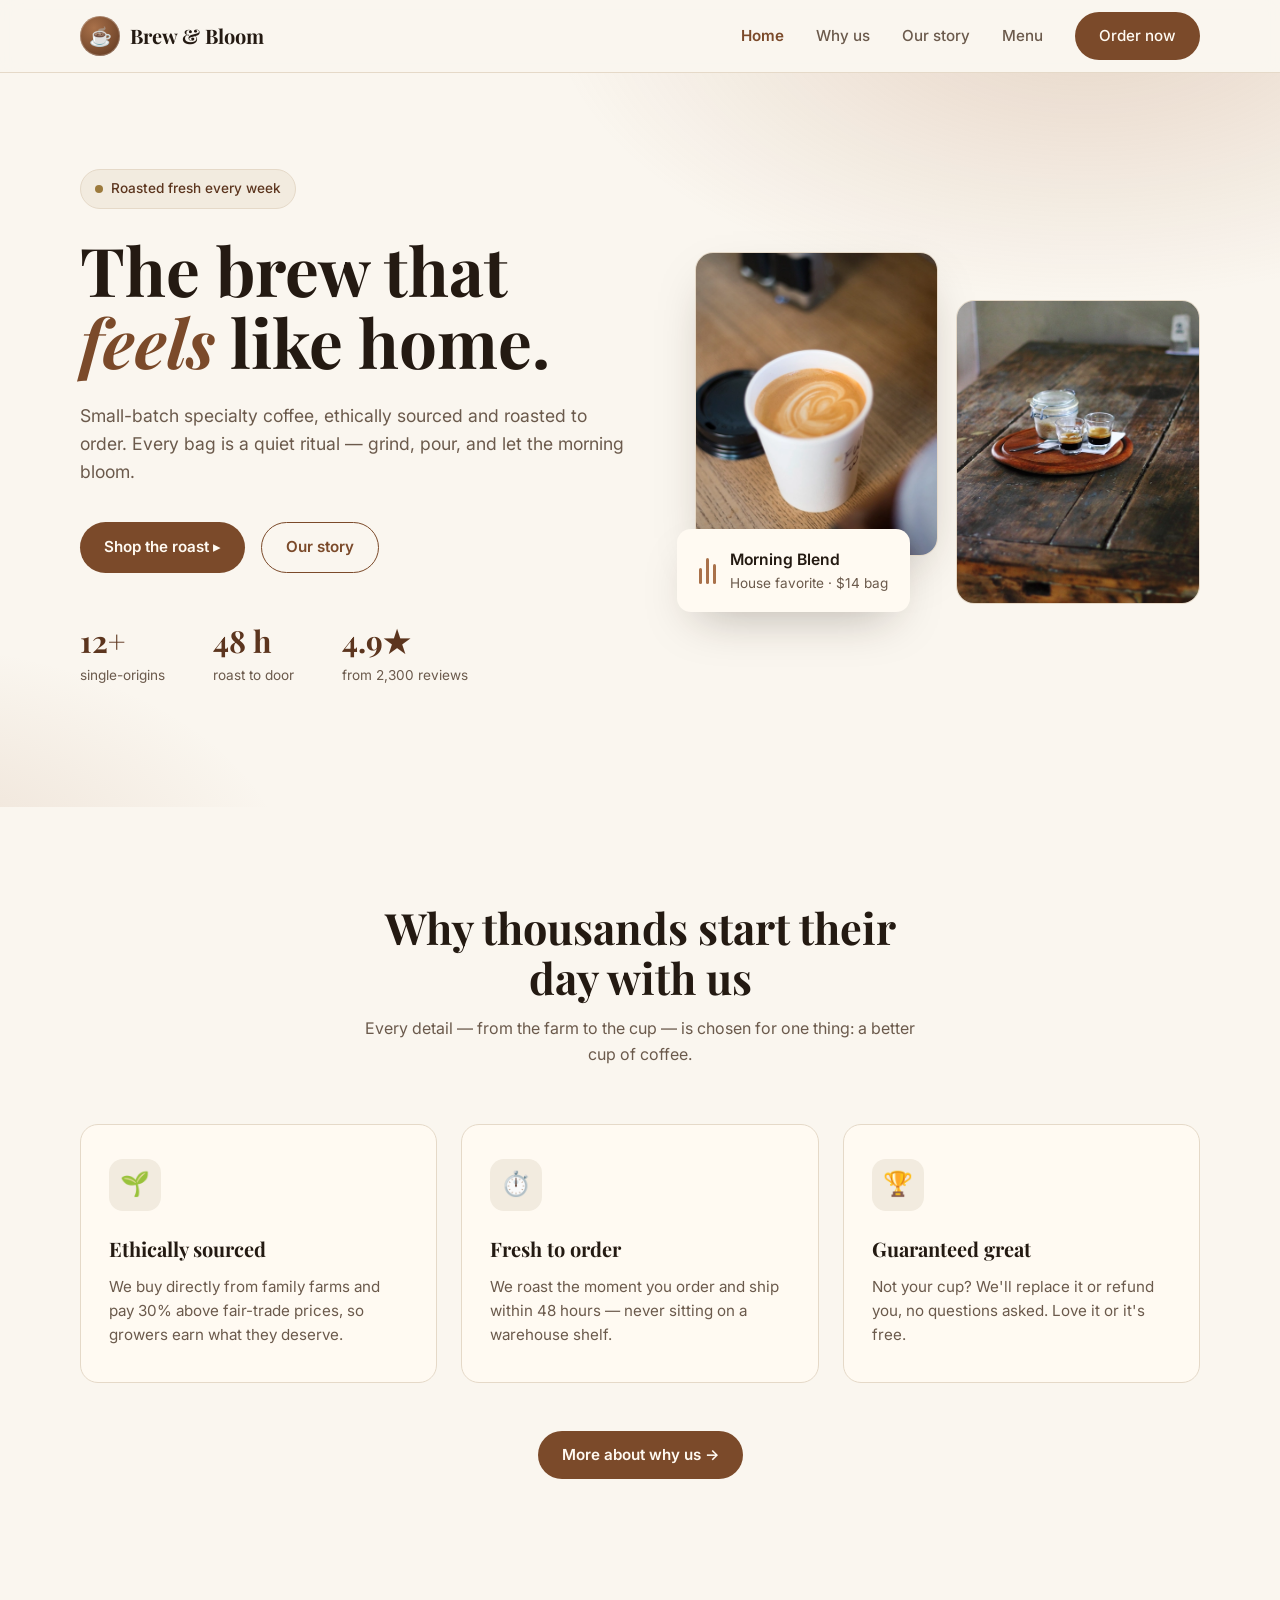
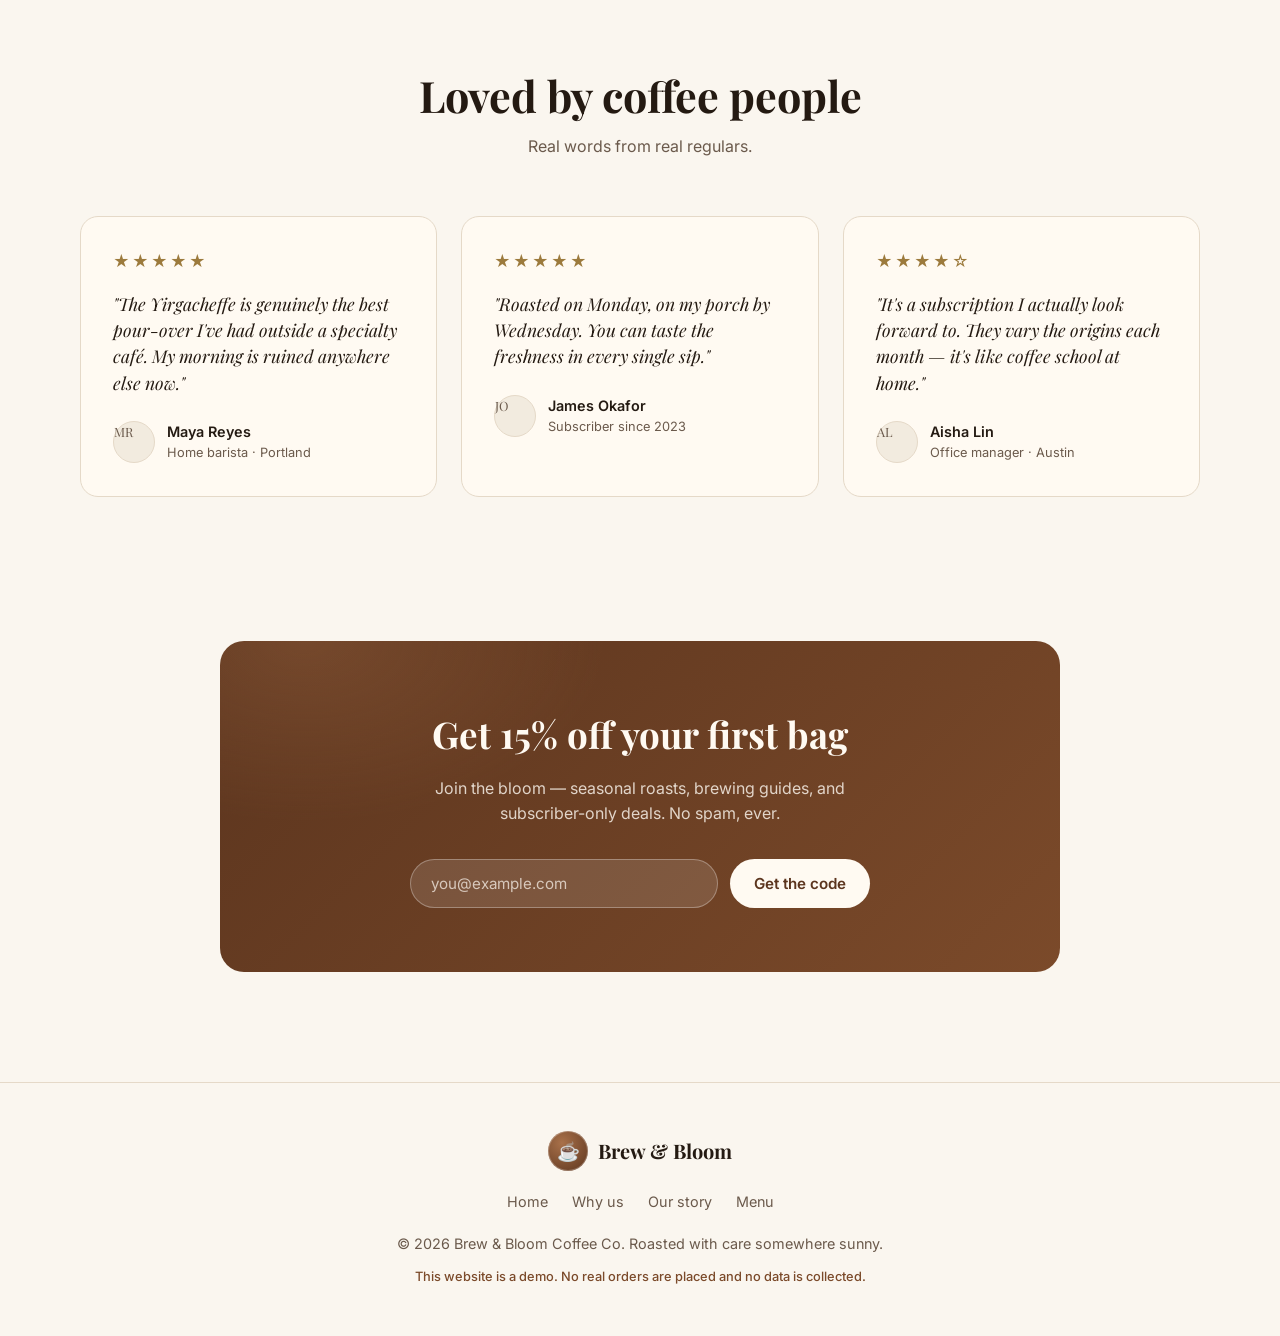
<file: index.html>
<!doctype html>
<html lang="en">
  <head>
    <meta charset="UTF-8" />
    <meta name="viewport" content="width=device-width, initial-scale=1.0" />
    <meta name="description" content="Brew & Bloom — specialty coffee roasted with care. Small-batch beans, delivered fresh to your door." />
    <title>Brew &amp; Bloom — Specialty Coffee</title>
    <link rel="preconnect" href="https://fonts.googleapis.com" />
    <link rel="preconnect" href="https://fonts.gstatic.com" crossorigin />
    <link
      href="https://fonts.googleapis.com/css2?family=Playfair+Display:ital,wght@0,500;0,600;0,700;1,500&family=Inter:wght@400;500;600&display=swap"
      rel="stylesheet"
    />
    <link rel="icon" type="image/svg+xml" href="favicon.svg" />
    <link rel="stylesheet" href="styles.css" />
  </head>
  <body>
    <!-- Nav -->
    <header>
      <div class="container nav">
        <a class="brand" href="index.html">
          <span class="brand__mark">☕</span>
          Brew &amp; Bloom
        </a>
        <nav>
          <ul class="nav__links" id="navLinks">
            <li><a href="index.html" class="active">Home</a></li>
            <li><a href="why-us.html">Why us</a></li>
            <li><a href="story.html">Our story</a></li>
            <li><a href="menu.html">Menu</a></li>
            <li><a class="btn" href="menu.html">Order now</a></li>
          </ul>
        </nav>
        <button
          class="nav__toggle"
          id="navToggle"
          type="button"
          aria-label="Toggle menu"
          aria-controls="navLinks"
          aria-expanded="false"
        >
          <span></span><span></span><span></span>
        </button>
      </div>
    </header>

    <!-- Hero -->
    <section class="hero">
      <div class="container hero__grid">
        <div>
          <span class="hero__badge">Roasted fresh every week</span>
          <h1>The brew that <em>feels</em> like home.</h1>
          <p class="lead">
            Small-batch specialty coffee, ethically sourced and roasted to order.
            Every bag is a quiet ritual — grind, pour, and let the morning bloom.
          </p>
          <div class="hero__cta">
            <a class="btn" href="menu.html">Shop the roast ▸</a>
            <a class="btn btn--ghost" href="story.html">Our story</a>
          </div>
          <div class="hero__stats">
            <div>
              <div class="stat__num">12+</div>
              <div class="stat__label">single-origins</div>
            </div>
            <div>
              <div class="stat__num">48 h</div>
              <div class="stat__label">roast to door</div>
            </div>
            <div>
              <div class="stat__num">4.9★</div>
              <div class="stat__label">from 2,300 reviews</div>
            </div>
          </div>
        </div>
        <div class="hero__art">
          <div class="hero__card hero__card--img">
            <img src="assets/latte.webp" alt="Latte topped with heart latte art" />
          </div>
          <div class="hero__card hero__card--tall">
            <img src="assets/espresso.webp" alt="Rich double espresso shot" />
          </div>
          <div class="hero__card--float">
            <span class="steam"><span></span><span></span><span></span></span>
            <div>
              <div class="hero__float-title">Morning Blend</div>
              <div class="hero__float-sub">House favorite · $14 bag</div>
            </div>
          </div>
        </div>
      </div>
    </section>

    <!-- Features teaser -->
    <section class="features" id="features">
      <div class="container">
        <div class="section-head reveal">
          <h2>Why thousands start their day with us</h2>
          <p>Every detail — from the farm to the cup — is chosen for one thing: a better cup of coffee.</p>
        </div>
        <div class="features__grid">
          <div class="feature-card reveal">
            <div class="feature-card__icon">🌱</div>
            <h3>Ethically sourced</h3>
            <p>We buy directly from family farms and pay 30% above fair-trade prices, so growers earn what they deserve.</p>
          </div>
          <div class="feature-card reveal">
            <div class="feature-card__icon">⏱️</div>
            <h3>Fresh to order</h3>
            <p>We roast the moment you order and ship within 48 hours — never sitting on a warehouse shelf.</p>
          </div>
          <div class="feature-card reveal">
            <div class="feature-card__icon">🏆</div>
            <h3>Guaranteed great</h3>
            <p>Not your cup? We'll replace it or refund you, no questions asked. Love it or it's free.</p>
          </div>
        </div>
        <div class="menu__cta reveal">
          <a class="btn" href="why-us.html">More about why us →</a>
        </div>
      </div>
    </section>

    <!-- Testimonials -->
    <section class="testimonials" id="reviews">
      <div class="container">
        <div class="section-head reveal">
          <h2>Loved by coffee people</h2>
          <p>Real words from real regulars.</p>
        </div>
        <div class="testimonials__grid">
          <div class="quote-card reveal">
            <div class="stars">★★★★★</div>
            <blockquote>"The Yirgacheffe is genuinely the best pour-over I've had outside a specialty café. My morning is ruined anywhere else now."</blockquote>
            <cite>
              <span class="avatar">MR</span>
              <div>Maya Reyes<span>Home barista · Portland</span></div>
            </cite>
          </div>
          <div class="quote-card reveal">
            <div class="stars">★★★★★</div>
            <blockquote>"Roasted on Monday, on my porch by Wednesday. You can taste the freshness in every single sip."</blockquote>
            <cite>
              <span class="avatar">JO</span>
              <div>James Okafor<span>Subscriber since 2023</span></div>
            </cite>
          </div>
          <div class="quote-card reveal">
            <div class="stars">★★★★☆</div>
            <blockquote>"It's a subscription I actually look forward to. They vary the origins each month — it's like coffee school at home."</blockquote>
            <cite>
              <span class="avatar">AL</span>
              <div>Aisha Lin<span>Office manager · Austin</span></div>
            </cite>
          </div>
        </div>
      </div>
    </section>

    <!-- Newsletter -->
    <section class="newsletter" id="newsletter">
      <div class="container">
        <div class="newsletter__box reveal">
          <h2>Get 15% off your first bag</h2>
          <p>Join the bloom — seasonal roasts, brewing guides, and subscriber-only deals. No spam, ever.</p>
          <form class="newsletter__form" id="newsletterForm">
            <input type="email" placeholder="you@example.com" aria-label="Email address" required />
            <button class="btn" type="submit">Get the code</button>
          </form>
        </div>
      </div>
    </section>

    <!-- Footer -->
    <footer>
      <div class="container">
        <a class="brand" href="index.html">
          <span class="brand__mark">☕</span>
          Brew &amp; Bloom
        </a>
        <ul class="footer__links">
          <li><a href="index.html">Home</a></li>
          <li><a href="why-us.html">Why us</a></li>
          <li><a href="story.html">Our story</a></li>
          <li><a href="menu.html">Menu</a></li>
        </ul>
        <p>© 2026 Brew &amp; Bloom Coffee Co. Roasted with care somewhere sunny.</p>
        <p class="footer__demo">This website is a demo. No real orders are placed and no data is collected.</p>
      </div>
    </footer>

    <script>
      const toggle = document.getElementById("navToggle");
      const links = document.getElementById("navLinks");
      toggle.addEventListener("click", () => {
        const open = links.classList.toggle("is-open");
        toggle.setAttribute("aria-expanded", open);
      });
      links.querySelectorAll("a").forEach((a) =>
        a.addEventListener("click", () => links.classList.remove("is-open"))
      );

      const newsForm = document.getElementById("newsletterForm");
      if (newsForm) {
        newsForm.addEventListener("submit", (e) => {
          e.preventDefault();
          const btn = e.target.querySelector("button");
          btn.textContent = "Check your inbox ☕";
          btn.disabled = true;
        });
      }

      const io = new IntersectionObserver(
        (entries) => {
          entries.forEach((entry) => {
            if (entry.isIntersecting) {
              entry.target.classList.add("is-visible");
              io.unobserve(entry.target);
            }
          });
        },
        { threshold: 0.12 }
      );
      document.querySelectorAll(".reveal").forEach((el) => io.observe(el));
    </script>
  </body>
</html>
</file>
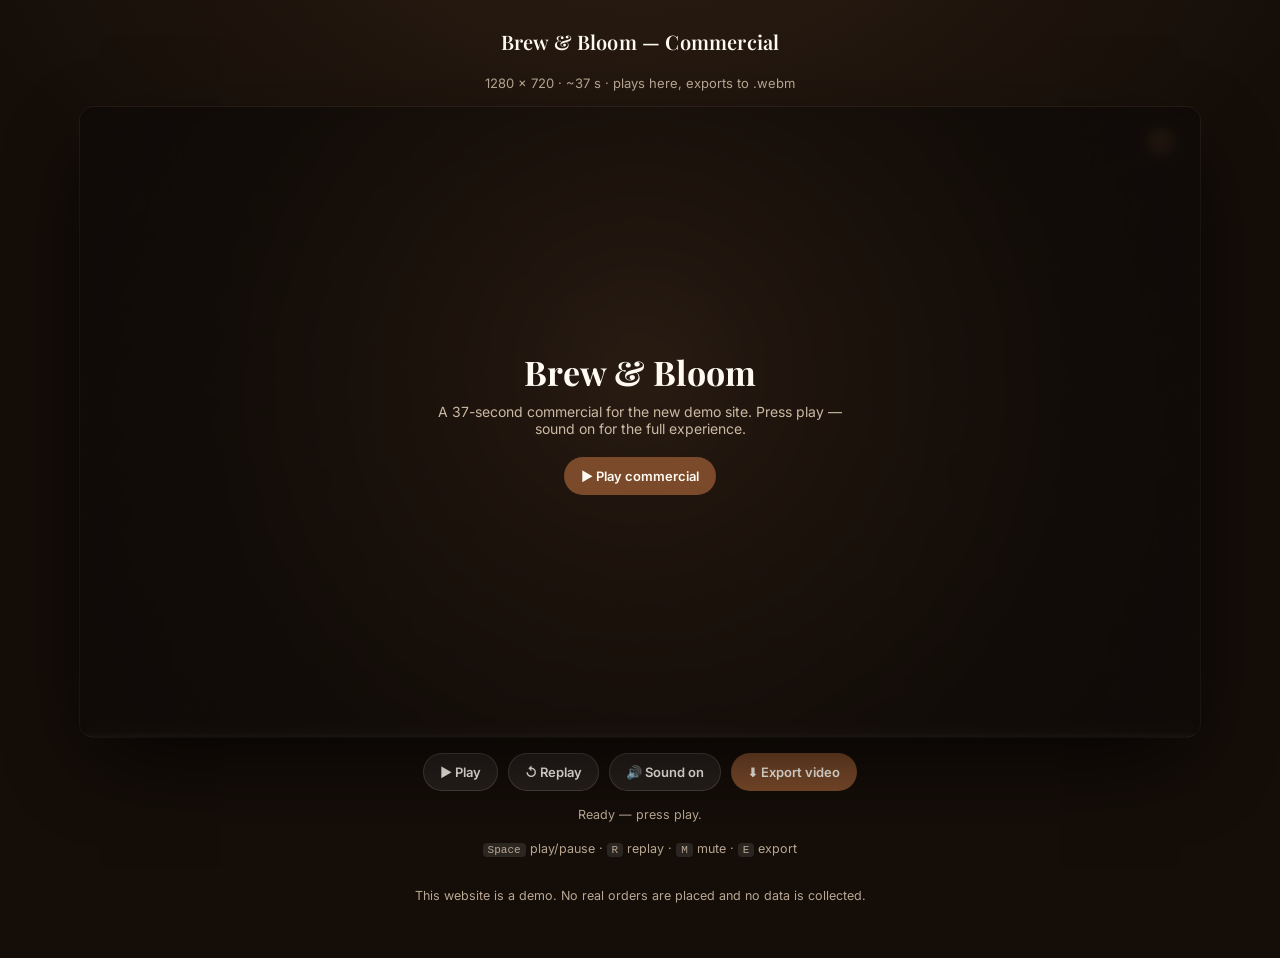
<file: commercial.html>
<!doctype html>
<html lang="en">
  <head>
    <meta charset="utf-8" />
    <meta name="viewport" content="width=device-width, initial-scale=1" />
    <title>Brew &amp; Bloom — Commercial</title>
    <link rel="icon" type="image/svg+xml" href="favicon.svg" />
    <link rel="preconnect" href="https://fonts.googleapis.com" />
    <link rel="preconnect" href="https://fonts.gstatic.com" crossorigin />
    <link
      href="https://fonts.googleapis.com/css2?family=Playfair+Display:ital,wght@0,500;0,600;0,700;1,500;1,600&family=Inter:wght@400;500;600;700&display=swap"
      rel="stylesheet"
    />
    <style>
      :root {
        --ink: #241a12;
        --accent: #7b4a2a;
        --accent-dark: #5c351e;
        --cream: #fffaf2;
        --gold: #d9a46a;
      }
      * { box-sizing: border-box; }
      body {
        margin: 0;
        min-height: 100vh;
        background: radial-gradient(1200px 700px at 50% -10%, #2c1d12, #140d08 60%);
        color: var(--cream);
        font-family: "Inter", system-ui, sans-serif;
        display: flex;
        flex-direction: column;
        align-items: center;
        gap: 16px;
        padding: 28px 20px 40px;
      }
      h1 { font-family: "Playfair Display", Georgia, serif; font-weight: 600; font-size: 20px; margin: 0; letter-spacing: 0.01em; }
      .sub { color: #b9a894; font-size: 13px; margin-top: 4px; }
      .stage {
        position: relative;
        width: min(1120px, 100%);
        aspect-ratio: 16 / 9;
        border-radius: 14px;
        overflow: hidden;
        box-shadow: 0 30px 80px -20px rgba(0, 0, 0, 0.8), 0 0 0 1px rgba(255, 255, 255, 0.06);
        background: #000;
      }
      canvas { display: block; width: 100%; height: 100%; }
      .overlay {
        position: absolute;
        inset: 0;
        display: grid;
        place-items: center;
        background: rgba(12, 8, 5, 0.72);
        backdrop-filter: blur(6px);
        text-align: center;
        padding: 24px;
        transition: opacity 0.35s ease;
      }
      .overlay.hidden { opacity: 0; pointer-events: none; }
      .overlay h2 { font-family: "Playfair Display", Georgia, serif; font-size: clamp(22px, 3.4vw, 34px); margin: 0 0 8px; }
      .overlay p { color: #cbb9a4; margin: 0 0 20px; font-size: 14px; max-width: 46ch; }
      .overlay .spin {
        width: 34px; height: 34px; margin: 0 auto 14px;
        border: 3px solid rgba(255, 255, 255, 0.18); border-top-color: var(--gold);
        border-radius: 50%; animation: spin 0.9s linear infinite;
      }
      @keyframes spin { to { transform: rotate(360deg); } }
      .controls { display: flex; flex-wrap: wrap; gap: 10px; align-items: center; justify-content: center; }
      button {
        font-family: inherit; font-size: 13px; font-weight: 600;
        color: var(--cream); background: rgba(255, 255, 255, 0.08);
        border: 1px solid rgba(255, 255, 255, 0.14);
        padding: 10px 16px; border-radius: 999px; cursor: pointer;
        transition: background 0.15s, transform 0.1s;
      }
      button:hover { background: rgba(255, 255, 255, 0.16); }
      button:active { transform: translateY(1px); }
      button.primary { background: var(--accent); border-color: transparent; }
      button.primary:hover { background: var(--accent-dark); }
      button:disabled { opacity: 0.45; cursor: not-allowed; }
      .status { color: #b9a894; font-size: 12.5px; min-height: 18px; }
      kbd { background: rgba(255,255,255,0.1); border-radius: 4px; padding: 1px 5px; font-size: 11px; }
    </style>
  </head>
  <body>
    <h1>Brew &amp; Bloom — Commercial</h1>
    <div class="sub">1280 × 720 · ~37 s · plays here, exports to .webm</div>

    <div class="stage">
      <canvas id="cv" width="1280" height="720"></canvas>

      <div class="overlay" id="loader">
        <div>
          <div class="spin"></div>
          <p>Loading coffee…</p>
        </div>
      </div>

      <div class="overlay hidden" id="startCard">
        <div>
          <h2>Brew &amp; Bloom</h2>
          <p>A 37-second commercial for the new demo site. Press play — sound on for the full experience.</p>
          <button class="primary" id="startBtn">▶ Play commercial</button>
        </div>
      </div>

      <div class="overlay hidden" id="exportCard">
        <div>
          <h2 id="exportTitle">Exporting…</h2>
          <p id="exportMsg">Recording the commercial in real time. Keep this tab visible.</p>
          <div class="spin"></div>
        </div>
      </div>
    </div>

    <div class="controls">
      <button id="playBtn">▶ Play</button>
      <button id="replayBtn">↺ Replay</button>
      <button id="muteBtn">🔊 Sound on</button>
      <button class="primary" id="exportBtn">⬇ Export video</button>
    </div>
    <div class="status" id="status">Ready.</div>
    <div class="status"><kbd>Space</kbd> play/pause · <kbd>R</kbd> replay · <kbd>M</kbd> mute · <kbd>E</kbd> export</div>
    <p class="status">This website is a demo. No real orders are placed and no data is collected.</p>

    <script>
      "use strict";

      // ---------------------------------------------------------------- setup
      const W = 1280;
      const H = 720;
      const canvas = document.getElementById("cv");
      const ctx = canvas.getContext("2d");
      const offA = document.createElement("canvas");
      const offB = document.createElement("canvas");
      offA.width = offB.width = W;
      offA.height = offB.height = H;
      const ctxA = offA.getContext("2d");
      const ctxB = offB.getContext("2d");

      const FONT = {
        disp: "'Playfair Display', Georgia, 'Times New Roman', serif",
        body: "'Inter', system-ui, -apple-system, Segoe UI, sans-serif",
      };

      const C = {
        bg: "#faf6ef",
        bgSoft: "#f2ebdf",
        ink: "#241a12",
        inkSoft: "#6b5a4c",
        accent: "#7b4a2a",
        accentDark: "#5c351e",
        accentLight: "#a9714a",
        cream: "#fffaf2",
        gold: "#d9a46a",
        line: "#e5d9c8",
      };

      // ------------------------------------------------------------- helpers
      const clamp = (v, a = 0, b = 1) => Math.max(a, Math.min(b, v));
      const easeOutCubic = (t) => 1 - Math.pow(1 - clamp(t), 3);
      const easeInOutCubic = (t) => {
        t = clamp(t);
        return t < 0.5 ? 4 * t * t * t : 1 - Math.pow(-2 * t + 2, 3) / 2;
      };
      const easeOutBack = (t) => {
        t = clamp(t);
        const c1 = 1.70158;
        const c3 = c1 + 1;
        return 1 + c3 * Math.pow(t - 1, 3) + c1 * Math.pow(t - 1, 2);
      };
      const fadeUp = (p, start, dur) => clamp((p - start) / dur);

      function roundRectPath(c, x, y, w, h, r) {
        r = Math.min(r, w / 2, h / 2);
        c.beginPath();
        c.moveTo(x + r, y);
        c.arcTo(x + w, y, x + w, y + h, r);
        c.arcTo(x + w, y + h, x, y + h, r);
        c.arcTo(x, y + h, x, y, r);
        c.arcTo(x, y, x + w, y, r);
        c.closePath();
      }

      function text(c, str, x, y, o = {}) {
        c.save();
        c.globalAlpha = o.alpha == null ? 1 : o.alpha;
        c.font = `${o.italic ? "italic " : ""}${o.weight || 400} ${o.size || 20}px ${o.family || FONT.body}`;
        c.fillStyle = o.color || C.ink;
        c.textAlign = o.align || "left";
        c.textBaseline = o.baseline || "alphabetic";
        if ("letterSpacing" in c) c.letterSpacing = (o.spacing || 0) + "px";
        c.fillText(str, x, y);
        c.restore();
      }

      function drawSegs(c, segs, x, y, o = {}) {
        const size = o.size || 20;
        c.save();
        c.textAlign = "left";
        c.textBaseline = o.baseline || "alphabetic";
        if ("letterSpacing" in c) c.letterSpacing = (o.spacing || 0) + "px";
        let cx = x;
        for (const s of segs) {
          c.font = `${s.italic ? "italic " : ""}${s.weight || o.weight || 400} ${size}px ${s.family || o.family || FONT.body}`;
          c.fillStyle = s.color || o.color || C.ink;
          c.fillText(s.t, cx, y);
          cx += c.measureText(s.t).width;
        }
        c.restore();
        return cx - x;
      }

      function segsWidth(segs, o = {}) {
        const m = document.createElement("canvas").getContext("2d");
        const size = o.size || 20;
        let w = 0;
        for (const s of segs) {
          m.font = `${s.italic ? "italic " : ""}${s.weight || o.weight || 400} ${size}px ${s.family || o.family || FONT.body}`;
          w += m.measureText(s.t).width;
        }
        return w;
      }

      function coverRect(crop, dw, dh) {
        const r = crop.w / crop.h;
        const tr = dw / dh;
        if (r > tr) {
          const sh = crop.h;
          const sw = sh * tr;
          return { sx: crop.x + (crop.w - sw) / 2, sy: crop.y, sw, sh };
        }
        const sw = crop.w;
        const sh = sw / tr;
        return { sx: crop.x, sy: crop.y + (crop.h - sh) / 2, sw, sh };
      }

      function drawCrop(c, crop, dx, dy, dw, dh, scale = 1, ox = 0, oy = 0) {
        const img = IMG[crop.img];
        if (!img) return;
        const q = coverRect(crop, dw, dh);
        const sw = q.sw / scale;
        const sh = q.sh / scale;
        const sx = q.sx + (q.sw - sw) / 2 + ox * sw;
        const sy = q.sy + (q.sh - sh) / 2 + oy * sh;
        c.drawImage(img, sx, sy, sw, sh, dx, dy, dw, dh);
      }

      function photoFrame(c, crop, x, y, w, h, o = {}) {
        const r = o.radius == null ? 22 : o.radius;
        c.save();
        roundRectPath(c, x, y, w, h, r);
        c.fillStyle = "#efe4d3";
        c.shadowColor = "rgba(24, 14, 6, 0.4)";
        c.shadowBlur = o.blur == null ? 44 : o.blur;
        c.shadowOffsetY = o.shadowY == null ? 20 : o.shadowY;
        c.fill();
        c.restore();

        c.save();
        roundRectPath(c, x, y, w, h, r);
        c.clip();
        drawCrop(c, crop, x, y, w, h, o.scale || 1, o.ox || 0, o.oy || 0);
        const g = c.createLinearGradient(x, y, x, y + h);
        g.addColorStop(0, "rgba(0,0,0,0)");
        g.addColorStop(1, "rgba(20,10,4,0.18)");
        c.fillStyle = g;
        c.fillRect(x, y, w, h);
        c.restore();

        c.save();
        roundRectPath(c, x + 0.75, y + 0.75, w - 1.5, h - 1.5, r);
        c.strokeStyle = "rgba(255,255,255,0.4)";
        c.lineWidth = 1.5;
        c.stroke();
        c.restore();
      }

      function pill(c, cx, y, label, o = {}) {
        const size = o.size || 15;
        const padX = o.padX == null ? 20 : o.padX;
        const h = o.h || 46;
        c.save();
        c.font = `${o.weight || 600} ${size}px ${FONT.body}`;
        const w = c.measureText(label).width + padX * 2 + (o.right ? c.measureText(o.right).width + 18 : 0);
        const x = cx - w / 2;
        roundRectPath(c, x, y, w, h, h / 2);
        c.fillStyle = o.bg || C.accent;
        c.fill();
        if (o.border) { c.strokeStyle = o.border; c.lineWidth = 1.5; c.stroke(); }
        c.textAlign = "left";
        c.textBaseline = "middle";
        c.fillStyle = o.color || C.cream;
        c.fillText(label, x + padX, y + h / 2 + 0.5);
        if (o.right) {
          c.fillStyle = o.rightColor || C.gold;
          c.fillText(o.right, x + padX + c.measureText(label).width + 16, y + h / 2 + 0.5);
        }
        c.restore();
        return w;
      }

      function drawLogoMark(c, cx, cy, r, alpha = 1) {
        c.save();
        c.globalAlpha = alpha;
        const g = c.createRadialGradient(cx - r * 0.3, cy - r * 0.35, r * 0.1, cx, cy, r);
        g.addColorStop(0, C.accentLight);
        g.addColorStop(1, C.accentDark);
        c.beginPath();
        c.arc(cx, cy, r, 0, Math.PI * 2);
        c.fillStyle = g;
        c.fill();
        c.lineWidth = Math.max(1.5, r * 0.05);
        c.strokeStyle = "rgba(255,255,255,0.35)";
        c.stroke();
        c.font = `${r * 0.95}px ${FONT.body}`;
        c.textAlign = "center";
        c.textBaseline = "middle";
        c.fillText("☕", cx, cy + r * 0.06);
        c.restore();
      }

      function drawSteam(c, cx, cy, t, alpha) {
        c.save();
        c.strokeStyle = C.accentLight;
        c.lineCap = "round";
        for (let i = -1; i <= 1; i++) {
          const x = cx + i * 11;
          const h = 24 + Math.abs(i) * 4;
          c.lineWidth = 3;
          c.globalAlpha = alpha * (0.35 + 0.4 * (0.5 + 0.5 * Math.sin(t * 2.2 + i * 1.3)));
          c.beginPath();
          for (let k = 0; k <= 12; k++) {
            const yy = cy - (k / 12) * h;
            const xx = x + Math.sin(t * 2.4 + k * 0.5 + i) * 5 * (k / 12);
            if (k === 0) c.moveTo(xx, yy);
            else c.lineTo(xx, yy);
          }
          c.stroke();
        }
        c.restore();
      }

      // ------------------------------------------------------------- images
      const IMG = {};
      const SOURCES = {
        home: "assets/video/home.png",
        why: "assets/video/why.png",
        story: "assets/video/story.png",
        menu: "assets/video/menu.png",
        saad: "assets/video/saad-ahmed-khan.jpg",
        soon: "assets/video/coming-soon.jpg",
      };

      // crops are in device pixels of the 1176px-wide captures
      const CROPS = {
        hero: { img: "home", x: 235, y: 235, w: 680, h: 480 },
        why: { img: "why", x: 36, y: 674, w: 720, h: 540 },
        story: { img: "story", x: 36, y: 863, w: 720, h: 960 },
        menu: { img: "menu", x: 20, y: 960, w: 1136, h: 1005 },
        offer: { img: "home", x: 36, y: 4536, w: 1105, h: 473 },
        saad: { img: "saad", x: 220, y: 340, w: 584, h: 344 },
        soon: { img: "soon", x: 0, y: 0, w: 2048, h: 2048 },
      };

      function loadImages() {
        return Promise.all(
          Object.entries(SOURCES).map(
            ([k, src]) =>
              new Promise((res, rej) => {
                const im = new Image();
                im.onload = () => {
                  IMG[k] = im;
                  res();
                };
                im.onerror = () => rej(new Error("failed: " + src));
                im.src = src;
              })
          )
        );
      }

      // -------------------------------------------------------------- scenes
      const SCENES = [
        { name: "intro", t0: 0.0, t1: 3.2, draw: sceneIntro },
        { name: "hero", t0: 3.2, t1: 8.4, draw: sceneHero },
        { name: "why", t0: 8.4, t1: 13.6, draw: sceneWhy },
        { name: "menu", t0: 13.6, t1: 18.8, draw: sceneMenu },
        { name: "story", t0: 18.8, t1: 23.8, draw: sceneStory },
        { name: "proof", t0: 23.8, t1: 26.8, draw: sceneProof },
        { name: "offer", t0: 26.8, t1: 30.0, draw: sceneOffer },
        { name: "credit", t0: 30.0, t1: 33.2, draw: sceneCredit },
        { name: "soon", t0: 33.2, t1: 36.8, draw: sceneSoon },
      ];
      const DURATION = 36.8;
      const FADE = 0.45;

      function sceneIndexAt(t) {
        for (let i = 0; i < SCENES.length; i++) if (t < SCENES[i].t1) return i;
        return SCENES.length - 1;
      }

      // -- 1. intro
      function sceneIntro(c, p, t) {
        c.fillStyle = C.ink;
        c.fillRect(0, 0, W, H);
        const g = c.createRadialGradient(W / 2, H * 0.42, 40, W / 2, H * 0.42, 640);
        g.addColorStop(0, "rgba(169,113,74,0.55)");
        g.addColorStop(0.55, "rgba(92,53,30,0.3)");
        g.addColorStop(1, "rgba(36,26,18,0)");
        c.fillStyle = g;
        c.fillRect(0, 0, W, H);

        // drifting particles
        c.save();
        for (let i = 0; i < 26; i++) {
          const seed = i * 97.13;
          const x = (Math.sin(seed) * 0.5 + 0.5) * W;
          const y = ((Math.cos(seed * 1.7) * 0.5 + 0.5) * H + t * (8 + (i % 5) * 5)) % H;
          c.globalAlpha = 0.05 + 0.06 * (0.5 + 0.5 * Math.sin(t * 1.4 + i));
          c.fillStyle = C.gold;
          c.beginPath();
          c.arc(x, y, 1.2 + (i % 3) * 0.7, 0, Math.PI * 2);
          c.fill();
        }
        c.restore();

        const cx = W / 2;
        const lp = easeOutBack(clamp(p / 0.26));
        drawSteam(c, cx, H * 0.4 - 52 * lp, t, fadeUp(p, 0.12, 0.25));
        drawLogoMark(c, cx, H * 0.4, 62 * lp, fadeUp(p, 0.02, 0.2));

        const wp = fadeUp(p, 0.2, 0.32);
        text(c, "Brew & Bloom", cx, H * 0.63, {
          size: 68, family: FONT.disp, weight: 700, color: C.cream, align: "center", alpha: wp,
        });
        const lw = easeOutCubic(fadeUp(p, 0.34, 0.3)) * 160;
        c.fillStyle = C.gold;
        c.fillRect(cx - lw / 2, H * 0.665, lw, 2);

        const tp = fadeUp(p, 0.46, 0.3);
        text(c, "SPECIALTY COFFEE  ·  ROASTED WITH CARE", cx, H * 0.735, {
          size: 15, weight: 600, color: C.gold, align: "center", spacing: 5, alpha: tp,
        });
      }

      // -- 2. hero
      function sceneHero(c, p, t) {
        c.fillStyle = C.bg;
        c.fillRect(0, 0, W, H);
        const g = c.createRadialGradient(W * 0.82, H * 0.12, 20, W * 0.82, H * 0.12, 560);
        g.addColorStop(0, "rgba(169,113,74,0.28)");
        g.addColorStop(1, "rgba(169,113,74,0)");
        c.fillStyle = g;
        c.fillRect(0, 0, W, H);

        const ep = fadeUp(p, 0.02, 0.25);
        text(c, "ROASTED FRESH EVERY WEEK", 80, 168, {
          size: 14, weight: 700, color: C.accent, spacing: 4, alpha: ep,
        });
        c.fillStyle = C.line;
        c.fillRect(80, 188, 54 * easeOutCubic(fadeUp(p, 0.1, 0.3)), 2);

        const h1 = fadeUp(p, 0.12, 0.4);
        const dy = (1 - easeOutCubic(h1)) * 26;
        drawSegs(c, [
          { t: "The brew that " },
          { t: "feels", italic: true, color: C.accent },
        ], 80, 258 + dy, { size: 54, family: FONT.disp, weight: 700, color: C.ink, alpha: h1 });
        drawSegs(c, [{ t: "like home." }], 80, 322 + dy, {
          size: 54, family: FONT.disp, weight: 700, color: C.ink, alpha: h1,
        });

        const sp = fadeUp(p, 0.3, 0.35);
        text(c, "Small-batch specialty coffee, ethically sourced", 80, 392, {
          size: 17.5, color: C.inkSoft, alpha: sp,
        });
        text(c, "and roasted to order. Every bag is a quiet ritual —", 80, 420, {
          size: 17.5, color: C.inkSoft, alpha: sp,
        });
        text(c, "grind, pour, and let the morning bloom.", 80, 448, {
          size: 17.5, color: C.inkSoft, alpha: sp,
        });

        const bp = fadeUp(p, 0.42, 0.3);
        const pulse = 1 + 0.025 * Math.sin(t * 3.2);
        c.save();
        c.translate(80 + 105 * pulse, 520 + 26 * pulse);
        c.scale(pulse, pulse);
        c.translate(-(80 + 105), -(520 + 26));
        c.globalAlpha = bp;
        pill(c, 80 + 105, 520, "Shop the roast  ▸", { bg: C.accent, color: C.cream, size: 16, h: 52 });
        c.restore();

        // photo
        const pp = easeOutCubic(fadeUp(p, 0.16, 0.4));
        c.save();
        c.globalAlpha = pp;
        c.translate(940, 315);
        c.scale(0.94 + 0.06 * pp, 0.94 + 0.06 * pp);
        c.translate(-940, -315);
        photoFrame(c, CROPS.hero, 700, 150, 480, 330, {
          scale: 1.02 + 0.07 * easeInOutCubic(p),
          ox: -0.05 + 0.1 * easeInOutCubic(p),
        });
        c.restore();

        // stats
        const st = fadeUp(p, 0.55, 0.35);
        const stats = [
          ["12+", "single-origins"],
          ["48 h", "roast to door"],
          ["4.9★", "from 2,300 reviews"],
        ];
        stats.forEach((s, i) => {
          const a = fadeUp(p, 0.55 + i * 0.08, 0.3);
          text(c, s[0], 80 + i * 240, 640, {
            size: 34, family: FONT.disp, weight: 700, color: C.accentDark, alpha: a,
          });
          text(c, s[1], 80 + i * 240, 666, { size: 14, color: C.inkSoft, alpha: a });
        });
      }

      // -- 3. why us
      function sceneWhy(c, p, t) {
        const g = c.createLinearGradient(0, 0, 0, H);
        g.addColorStop(0, "#2b1c11");
        g.addColorStop(1, "#180f09");
        c.fillStyle = g;
        c.fillRect(0, 0, W, H);
        const rg = c.createRadialGradient(W * 0.85, H * 0.1, 20, W * 0.85, H * 0.1, 520);
        rg.addColorStop(0, "rgba(169,113,74,0.22)");
        rg.addColorStop(1, "rgba(169,113,74,0)");
        c.fillStyle = rg;
        c.fillRect(0, 0, W, H);

        const pp = easeOutCubic(fadeUp(p, 0.05, 0.35));
        c.save();
        c.globalAlpha = pp;
        photoFrame(c, CROPS.why, 90, 150, 500, 375, {
          scale: 1.03 + 0.08 * easeInOutCubic(p),
          oy: -0.05 + 0.1 * easeInOutCubic(p),
        });
        c.restore();

        const x = 660;
        const ep = fadeUp(p, 0.1, 0.3);
        text(c, "WHY BREW & BLOOM", x, 176, { size: 14, weight: 700, color: C.gold, spacing: 4, alpha: ep });

        const hp = fadeUp(p, 0.2, 0.4);
        drawSegs(c, [{ t: "Chosen for one thing:" }], x, 238 + (1 - easeOutCubic(hp)) * 24, {
          size: 46, family: FONT.disp, weight: 700, color: C.cream, alpha: hp,
        });
        drawSegs(c, [{ t: "a better cup of coffee." }], x, 292 + (1 - easeOutCubic(hp)) * 24, {
          size: 46, family: FONT.disp, weight: 700, color: C.gold, alpha: hp,
        });

        const feats = [
          ["🌱", "Ethically sourced", "We pay 30% above fair-trade to family farms."],
          ["⏱️", "Fresh to order", "Roasted the day you order, shipped in 48 hours."],
          ["🏆", "Guaranteed great", "Not your cup? We replace it or refund you."],
        ];
        feats.forEach((f, i) => {
          const a = fadeUp(p, 0.4 + i * 0.12, 0.35);
          const y = 372 + i * 62 + (1 - easeOutCubic(a)) * 18;
          c.save();
          c.globalAlpha = a;
          c.beginPath();
          c.arc(x + 24, y - 6, 22, 0, Math.PI * 2);
          c.fillStyle = "rgba(255,250,242,0.08)";
          c.fill();
          c.font = "22px " + FONT.body;
          c.textAlign = "center";
          c.textBaseline = "middle";
          c.fillText(f[0], x + 24, y - 4);
          text(c, f[1], x + 60, y - 12, { size: 18, weight: 700, color: C.cream, alpha: a });
          text(c, f[2], x + 60, y + 12, { size: 14.5, color: "rgba(255,250,242,0.62)", alpha: a });
          c.restore();
        });

        // stats band
        const ba = fadeUp(p, 0.72, 0.3);
        c.save();
        c.globalAlpha = ba;
        roundRectPath(c, 90, 600, 1100, 84, 18);
        c.fillStyle = "rgba(255,250,242,0.05)";
        c.fill();
        const band = [
          ["12+", "single-origin coffees"],
          ["48 h", "roast to your door"],
          ["30%", "above fair-trade"],
          ["4.9★", "2,300+ reviews"],
        ];
        band.forEach((s, i) => {
          const cx = 90 + 1100 * (i + 0.5) / 4;
          text(c, s[0], cx, 636, { size: 26, family: FONT.disp, weight: 700, color: C.gold, align: "center", alpha: ba });
          text(c, s[1], cx, 662, { size: 13, color: "rgba(255,250,242,0.6)", align: "center", alpha: ba });
        });
        c.restore();
      }

      // -- 4. menu
      function sceneMenu(c, p, t) {
        c.fillStyle = C.bg;
        c.fillRect(0, 0, W, H);
        const g = c.createRadialGradient(W / 2, -40, 20, W / 2, -40, 620);
        g.addColorStop(0, "rgba(169,113,74,0.22)");
        g.addColorStop(1, "rgba(169,113,74,0)");
        c.fillStyle = g;
        c.fillRect(0, 0, W, H);

        const ep = fadeUp(p, 0.02, 0.25);
        text(c, "THE MENU", W / 2, 108, { size: 14, weight: 700, color: C.accent, align: "center", spacing: 5, alpha: ep });
        const hp = fadeUp(p, 0.1, 0.35);
        text(c, "This season's lineup", W / 2, 158 + (1 - easeOutCubic(hp)) * 22, {
          size: 44, family: FONT.disp, weight: 700, color: C.ink, align: "center", alpha: hp,
        });
        const sp = fadeUp(p, 0.24, 0.3);
        text(c, "Every bag roasted the day you order it.", W / 2, 192, {
          size: 16, color: C.inkSoft, align: "center", alpha: sp,
        });

        const pp = easeOutCubic(fadeUp(p, 0.16, 0.4));
        c.save();
        c.globalAlpha = pp;
        photoFrame(c, CROPS.menu, 390, 222, 500, 410, {
          scale: 1.0 + 0.03 * easeInOutCubic(p),
          oy: 0.04 - 0.08 * easeInOutCubic(p),
        });
        c.restore();

        const items = [
          ["Sunrise Blend", "$14"],
          ["Midnight Roast", "$15"],
          ["Ethiopia Yirgacheffe", "$18"],
          ["Colombia Decaf", "$15"],
        ];
        items.forEach((it, i) => {
          const a = fadeUp(p, 0.42 + i * 0.09, 0.3);
          const y = 662 + (1 - easeOutCubic(a)) * 16;
          c.save();
          c.globalAlpha = a;
          const w = pill(c, 180 + i * 240, y, it[0], {
            bg: C.cream, color: C.ink, right: it[1], rightColor: C.accent,
            border: C.line, size: 14, h: 42,
          });
          c.restore();
        });
      }

      // -- 5. story
      function sceneStory(c, p, t) {
        const g = c.createLinearGradient(0, 0, 0, H);
        g.addColorStop(0, "#241709");
        g.addColorStop(1, "#120b06");
        c.fillStyle = g;
        c.fillRect(0, 0, W, H);
        const rg = c.createRadialGradient(W * 0.2, H * 0.2, 20, W * 0.2, H * 0.2, 520);
        rg.addColorStop(0, "rgba(169,113,74,0.18)");
        rg.addColorStop(1, "rgba(169,113,74,0)");
        c.fillStyle = rg;
        c.fillRect(0, 0, W, H);

        const pp = easeOutCubic(fadeUp(p, 0.05, 0.35));
        c.save();
        c.globalAlpha = pp;
        photoFrame(c, CROPS.story, 100, 80, 380, 560, {
          scale: 1.03 + 0.07 * easeInOutCubic(p),
          oy: -0.04 + 0.08 * easeInOutCubic(p),
          radius: 26,
        });
        c.restore();

        const x = 560;
        const ep = fadeUp(p, 0.1, 0.3);
        text(c, "OUR STORY", x, 150, { size: 14, weight: 700, color: C.gold, spacing: 4, alpha: ep });

        const hp = fadeUp(p, 0.2, 0.4);
        drawSegs(c, [{ t: "It started with one" }], x, 214 + (1 - easeOutCubic(hp)) * 24, {
          size: 44, family: FONT.disp, weight: 700, color: C.cream, alpha: hp,
        });
        drawSegs(c, [{ t: "imperfect cup." }], x, 268 + (1 - easeOutCubic(hp)) * 24, {
          size: 44, family: FONT.disp, weight: 700, color: C.cream, alpha: hp,
        });

        const sp = fadeUp(p, 0.36, 0.35);
        text(c, "From a one-car garage in 2018 to a sunlit roastery —", x, 336, { size: 17.5, color: "rgba(255,250,242,0.72)", alpha: sp });
        text(c, "still roasted by hand, still small-batch.", x, 364, { size: 17.5, color: "rgba(255,250,242,0.72)", alpha: sp });

        // timeline
        const years = [
          ["2018", "garage roaster"],
          ["2019", "direct trade"],
          ["2021", "Coffee Club"],
          ["2024", "own roastery"],
          ["2026", "12 origins"],
        ];
        const tp = fadeUp(p, 0.5, 0.4);
        c.save();
        c.globalAlpha = tp;
        c.strokeStyle = "rgba(217,164,106,0.4)";
        c.lineWidth = 2;
        c.beginPath();
        c.moveTo(x, 470);
        c.lineTo(x + 560, 470);
        c.stroke();
        years.forEach((y, i) => {
          const a = fadeUp(p, 0.52 + i * 0.07, 0.3);
          const cx = x + 20 + i * 130;
          c.globalAlpha = a;
          c.fillStyle = C.gold;
          c.beginPath();
          c.arc(cx, 470, 5, 0, Math.PI * 2);
          c.fill();
          text(c, y[0], cx + 14, 466, { size: 19, family: FONT.disp, weight: 700, color: C.gold, alpha: a });
          text(c, y[1], cx + 14, 490, { size: 13, color: "rgba(255,250,242,0.6)", alpha: a });
        });
        c.restore();
      }

      // -- 6. proof
      function sceneProof(c, p, t) {
        c.fillStyle = C.bgSoft;
        c.fillRect(0, 0, W, H);
        const g = c.createRadialGradient(W / 2, H * 0.3, 20, W / 2, H * 0.3, 620);
        g.addColorStop(0, "rgba(169,113,74,0.25)");
        g.addColorStop(1, "rgba(169,113,74,0)");
        c.fillStyle = g;
        c.fillRect(0, 0, W, H);

        const st = fadeUp(p, 0.05, 0.3);
        text(c, "★ ★ ★ ★ ★", W / 2, 176, { size: 34, color: "#9c7a3c", align: "center", spacing: 6, alpha: st });

        const qp = fadeUp(p, 0.18, 0.4);
        const quote = [
          ["“The Yirgacheffe is genuinely the best"],
          ["pour-over I’ve had outside a specialty café.”"],
        ];
        quote.forEach((line, i) => {
          text(c, line[0], W / 2, 286 + i * 58 + (1 - easeOutCubic(qp)) * 24, {
            size: 40, family: FONT.disp, weight: 500, italic: true, color: C.ink, align: "center", alpha: qp,
          });
        });

        const ap = fadeUp(p, 0.48, 0.3);
        text(c, "Maya Reyes", W / 2, 446, { size: 18, weight: 700, color: C.ink, align: "center", alpha: ap });
        text(c, "Home barista · Portland", W / 2, 472, { size: 14, color: C.inkSoft, align: "center", alpha: ap });

        const cp = fadeUp(p, 0.62, 0.3);
        c.save();
        c.globalAlpha = cp;
        pill(c, W / 2, 536, "4.9 out of 5", { bg: C.ink, color: C.cream, right: "2,300+ reviews", rightColor: C.gold, size: 15, h: 48 });
        c.restore();
      }

      // -- 7. offer / end card
      function sceneOffer(c, p, t) {
        const g = c.createLinearGradient(135, C.accentDark, C.accent);
        c.fillStyle = g;
        c.fillRect(0, 0, W, H);
        const rg = c.createRadialGradient(W * 0.12, 0, 40, W * 0.12, 0, 520);
        rg.addColorStop(0, "rgba(217,164,106,0.35)");
        rg.addColorStop(1, "rgba(217,164,106,0)");
        c.fillStyle = rg;
        c.fillRect(0, 0, W, H);

        const hp = fadeUp(p, 0.06, 0.35);
        text(c, "Get 15% off your first bag", W / 2, 214 + (1 - easeOutCubic(hp)) * 24, {
          size: 52, family: FONT.disp, weight: 700, color: C.cream, align: "center", alpha: hp,
        });
        const sp = fadeUp(p, 0.2, 0.3);
        text(c, "Join the bloom — seasonal roasts, brewing guides,", W / 2, 278, {
          size: 18, color: "rgba(255,250,242,0.85)", align: "center", alpha: sp,
        });
        text(c, "and subscriber-only deals. No spam, ever.", W / 2, 306, {
          size: 18, color: "rgba(255,250,242,0.85)", align: "center", alpha: sp,
        });

        const bp = fadeUp(p, 0.34, 0.3);
        const pulse = 1 + 0.03 * Math.sin(t * 3);
        c.save();
        c.globalAlpha = bp;
        c.translate(W / 2, 392);
        c.scale(pulse, pulse);
        c.translate(-W / 2, -392);
        pill(c, W / 2, 392, "Shop the roast  ▸", { bg: C.cream, color: C.accentDark, size: 17, h: 58 });
        c.restore();

        const up = fadeUp(p, 0.5, 0.3);
        text(c, "brewandbloom.com", W / 2, 470, {
          size: 16, weight: 600, color: C.gold, align: "center", spacing: 2, alpha: up,
        });

        // end card
        const ep = fadeUp(p, 0.66, 0.3);
        c.save();
        c.globalAlpha = ep;
        drawLogoMark(c, W / 2, 570, 34, ep);
        text(c, "Brew & Bloom", W / 2, 636, {
          size: 26, family: FONT.disp, weight: 700, color: C.cream, align: "center", alpha: ep,
        });
        text(c, "ROASTED WITH CARE · DRINK BLOOM", W / 2, 664, {
          size: 11, weight: 600, color: "rgba(255,250,242,0.6)", align: "center", spacing: 4, alpha: ep,
        });
        c.restore();
      }

      // -- 8. credit (Saad Ahmed Khan)
      function sceneCredit(c, p, t) {
        c.fillStyle = C.bg;
        c.fillRect(0, 0, W, H);
        const g = c.createRadialGradient(W / 2, H * 0.44, 40, W / 2, H * 0.44, 620);
        g.addColorStop(0, "rgba(169,113,74,0.22)");
        g.addColorStop(1, "rgba(169,113,74,0)");
        c.fillStyle = g;
        c.fillRect(0, 0, W, H);

        const ep = fadeUp(p, 0.05, 0.3);
        text(c, "C R E D I T S", W / 2, 132, {
          size: 14, weight: 700, color: C.accent, align: "center", spacing: 5, alpha: ep,
        });

        const pp = easeOutCubic(fadeUp(p, 0.12, 0.4));
        const w = 560 * (0.94 + 0.06 * pp);
        const h = 330 * (0.94 + 0.06 * pp);
        c.save();
        c.globalAlpha = pp;
        photoFrame(c, CROPS.saad, W / 2 - w / 2, 205 + (330 - h) / 2, w, h, {
          scale: 1.0 + 0.04 * easeInOutCubic(p),
          radius: 26,
        });
        c.restore();

        const cp = fadeUp(p, 0.4, 0.3);
        text(c, "Saad Ahmed Khan", W / 2, 612, {
          size: 26, family: FONT.disp, weight: 700, color: C.ink, align: "center", alpha: cp,
        });
        text(c, "VIDEO EDITING", W / 2, 642, {
          size: 13, weight: 600, color: C.inkSoft, align: "center", spacing: 4, alpha: cp,
        });
      }

      // -- 9. coming soon
      function sceneSoon(c, p, t) {
        const img = IMG.soon;
        let bg = "#f7f2e8";
        if (img) {
          const cc = document.createElement("canvas");
          cc.width = cc.height = 1;
          const cx = cc.getContext("2d");
          cx.drawImage(img, 0, 0, 16, 16, 0, 0, 1, 1);
          const d = cx.getImageData(0, 0, 1, 1).data;
          bg = "rgb(" + d[0] + "," + d[1] + "," + d[2] + ")";
        }
        c.fillStyle = bg;
        c.fillRect(0, 0, W, H);
        if (!img) return;
        const pp = easeOutCubic(fadeUp(p, 0.03, 0.3));
        c.save();
        c.globalAlpha = pp;
        const iw = img.naturalWidth || 2048;
        const ih = img.naturalHeight || 2048;
        const scale = Math.min(W / iw, H / ih) * (1 + 0.05 * easeInOutCubic(p));
        const w = iw * scale;
        const h = ih * scale;
        c.drawImage(img, 0, 0, iw, ih, (W - w) / 2, (H - h) / 2, w, h);
        c.restore();
      }

      // ------------------------------------------------------------ overlays
      const noise = document.createElement("canvas");
      noise.width = noise.height = 140;
      (function makeNoise() {
        const n = noise.getContext("2d");
        const id = n.createImageData(140, 140);
        for (let i = 0; i < id.data.length; i += 4) {
          const v = Math.random() * 255;
          id.data[i] = id.data[i + 1] = id.data[i + 2] = v;
          id.data[i + 3] = 255;
        }
        n.putImageData(id, 0, 0);
      })();

      function drawOverlay(c, time) {
        // vignette
        const vg = c.createRadialGradient(W / 2, H / 2, H * 0.42, W / 2, H / 2, H * 0.98);
        vg.addColorStop(0, "rgba(0,0,0,0)");
        vg.addColorStop(1, "rgba(0,0,0,0.3)");
        c.fillStyle = vg;
        c.fillRect(0, 0, W, H);

        // film grain
        c.save();
        c.globalAlpha = 0.045;
        const ox = Math.floor(Math.random() * 140);
        const oy = Math.floor(Math.random() * 140);
        for (let x = -ox; x < W; x += 140) for (let y = -oy; y < H; y += 140) c.drawImage(noise, x, y);
        c.restore();

        // progress bar
        c.fillStyle = "rgba(255,255,255,0.14)";
        c.fillRect(0, H - 4, W, 4);
        c.fillStyle = C.gold;
        c.fillRect(0, H - 4, W * clamp(time / DURATION), 4);
        c.fillStyle = "rgba(0,0,0,0.35)";
        for (let i = 1; i < SCENES.length; i++) {
          const x = (SCENES[i].t0 / DURATION) * W;
          c.fillRect(x, H - 4, 1, 4);
        }

        // watermark
        c.save();
        c.globalAlpha = 0.5;
        drawLogoMark(c, W - 44, 40, 15, 0.5);
        c.restore();
      }

      // ------------------------------------------------------------- render
      function render(time) {
        const i = sceneIndexAt(time);
        const s = SCENES[i];
        const p = clamp((time - s.t0) / (s.t1 - s.t0));
        ctxA.clearRect(0, 0, W, H);
        s.draw(ctxA, p, time);

        const remain = s.t1 - time;
        ctx.clearRect(0, 0, W, H);
        if (remain < FADE && i + 1 < SCENES.length) {
          const k = easeInOutCubic(1 - remain / FADE);
          const ns = SCENES[i + 1];
          const np = clamp((time - ns.t0) / (ns.t1 - ns.t0));
          ctxB.clearRect(0, 0, W, H);
          ns.draw(ctxB, np, time);
          ctx.drawImage(offA, 0, 0);
          ctx.save();
          ctx.globalAlpha = k;
          ctx.drawImage(offB, 0, 0);
          ctx.restore();
        } else {
          ctx.drawImage(offA, 0, 0);
        }
        drawOverlay(ctx, time);
      }

      // ------------------------------------------------------------ playback
      let current = 0;
      let playing = false;
      let last = 0;
      let ready = false;
      let endResolver = null;
      let exporting = false;
      let musicOn = true;

      const loader = document.getElementById("loader");
      const startCard = document.getElementById("startCard");
      const exportCard = document.getElementById("exportCard");
      const statusEl = document.getElementById("status");
      const playBtn = document.getElementById("playBtn");
      const muteBtn = document.getElementById("muteBtn");
      const exportBtn = document.getElementById("exportBtn");

      function setStatus(s) { statusEl.textContent = s; }

      function loop(now) {
        if (!playing) return;
        const dt = Math.min(0.1, (now - last) / 1000);
        last = now;
        current = Math.min(DURATION, current + dt);
        render(current);
        setStatus("Playing…  " + current.toFixed(1) + "s / " + DURATION + "s");
        if (current >= DURATION) {
          playing = false;
          playBtn.textContent = "▶ Play";
          setStatus("Finished.");
          if (endResolver) { const r = endResolver; endResolver = null; r(); }
          return;
        }
        requestAnimationFrame(loop);
      }

      function play() {
        if (!ready || playing || exporting) return;
        if (current >= DURATION) current = 0;
        playing = true;
        last = performance.now();
        playBtn.textContent = "⏸ Pause";
        setStatus("Playing…  " + current.toFixed(1) + "s / " + DURATION + "s");
        requestAnimationFrame(loop);
        startAudio();
      }

      function pause() {
        playing = false;
        playBtn.textContent = "▶ Play";
        setStatus("Paused at " + current.toFixed(1) + "s");
      }

      function replay() {
        current = 0;
        render(0);
        play();
      }

      function togglePlay() { playing ? pause() : play(); }

      // --------------------------------------------------------------- audio
      let audioCtx = null;
      let musicDest = null;
      let musicNodes = [];

      function startAudio() {
        if (!musicOn) return;
        if (!audioCtx) {
          const AC = window.AudioContext || window.webkitAudioContext;
          if (!AC) return;
          audioCtx = new AC();
          musicDest = audioCtx.createMediaStreamDestination();
        }
        audioCtx.resume();
      }

      function buildMusic(ac, dest, duration) {
        const master = ac.createGain();
        master.gain.value = 0;
        master.connect(dest);
        const t0 = ac.currentTime + 0.05;
        master.gain.setValueAtTime(0, t0);
        master.gain.linearRampToValueAtTime(0.2, t0 + 1.6);
        master.gain.setValueAtTime(0.2, t0 + duration - 2);
        master.gain.linearRampToValueAtTime(0, t0 + duration);

        const lp = ac.createBiquadFilter();
        lp.type = "lowpass";
        lp.frequency.value = 820;
        lp.connect(master);

        const chords = [
          [130.81, 164.81, 196.0, 246.94],
          [110.0, 130.81, 164.81, 196.0],
          [87.31, 110.0, 130.81, 164.81],
          [98.0, 123.47, 146.83, 164.81],
        ];
        const beat = 60 / 72;
        const barLen = beat * 4;
        let t = t0;
        let ci = 0;
        while (t < t0 + duration) {
          const ch = chords[ci % chords.length];
          ch.forEach((f, i) => {
            const o = ac.createOscillator();
            o.type = i < 2 ? "sine" : "triangle";
            o.frequency.value = f;
            const g = ac.createGain();
            g.gain.setValueAtTime(0, t);
            g.gain.linearRampToValueAtTime(0.045, t + 0.9);
            g.gain.setValueAtTime(0.045, t + barLen - 1.2);
            g.gain.linearRampToValueAtTime(0, t + barLen);
            o.connect(g);
            g.connect(lp);
            o.start(t);
            o.stop(t + barLen + 0.1);
            musicNodes.push(o);
          });
          t += barLen;
          ci++;
        }

        const scale = [261.63, 293.66, 329.63, 392.0, 440.0, 523.25];
        let mt = t0 + 0.6;
        while (mt < t0 + duration - 0.6) {
          const f = scale[Math.floor(Math.random() * scale.length)];
          const o = ac.createOscillator();
          o.type = "triangle";
          o.frequency.value = f;
          const g = ac.createGain();
          g.gain.setValueAtTime(0, mt);
          g.gain.linearRampToValueAtTime(0.035, mt + 0.02);
          g.gain.exponentialRampToValueAtTime(0.0001, mt + 0.7);
          o.connect(g);
          g.connect(master);
          o.start(mt);
          o.stop(mt + 0.8);
          musicNodes.push(o);
          mt += 0.42 + Math.random() * 0.22;
        }
        return master;
      }

      // -------------------------------------------------------------- export
      function downloadBlob(blob, name) {
        const url = URL.createObjectURL(blob);
        const a = document.createElement("a");
        a.href = url;
        a.download = name;
        document.body.appendChild(a);
        a.click();
        setTimeout(() => {
          URL.revokeObjectURL(url);
          a.remove();
        }, 1000);
      }

      async function exportVideo() {
        if (!ready || exporting) return;
        if (!("MediaRecorder" in window)) {
          setStatus("MediaRecorder isn't supported in this browser.");
          return;
        }
        exporting = true;
        exportBtn.disabled = true;
        playBtn.disabled = true;
        exportCard.classList.remove("hidden");
        document.getElementById("exportTitle").textContent = "Exporting…";
        document.getElementById("exportMsg").textContent =
          "Recording the commercial in real time (" + DURATION + "s). Keep this tab visible.";

        try {
          const AC = window.AudioContext || window.webkitAudioContext;
          let dest = null;
          let master = null;
          if (musicOn && AC) {
            try {
              if (!audioCtx) {
                audioCtx = new AC();
                musicDest = audioCtx.createMediaStreamDestination();
              }
              // never block the export on audio: give resume() a short window
              await Promise.race([
                audioCtx.resume(),
                new Promise((res) => setTimeout(res, 900)),
              ]);
              if (audioCtx.state === "running") {
                dest = musicDest;
                master = buildMusic(audioCtx, dest, DURATION + 0.2);
              }
            } catch (e) {
              dest = null;
              master = null;
            }
          }

          const stream = canvas.captureStream(30);
          const tracks = [...stream.getVideoTracks(), ...(dest ? dest.stream.getAudioTracks() : [])];
          const ms = new MediaStream(tracks);
          const mime =
            ["video/webm;codecs=vp9,opus", "video/webm;codecs=vp8,opus", "video/webm"].find((m) =>
              MediaRecorder.isTypeSupported(m)
            ) || "";
          const rec = new MediaRecorder(ms, mime ? { mimeType: mime, videoBitsPerSecond: 10000000 } : undefined);
          const chunks = [];
          rec.ondataavailable = (e) => { if (e.data && e.data.size) chunks.push(e.data); };
          const stopped = new Promise((res) => (rec.onstop = res));

          current = 0;
          render(0);
          const ended = new Promise((res) => (endResolver = res));
          rec.start(250);
          playing = true;
          // drive frames off wall-clock time so the export never stalls
          const startedAt = performance.now();
          const timer = setInterval(() => {
            const tt = Math.min(DURATION, (performance.now() - startedAt) / 1000);
            current = tt;
            render(tt);
            setStatus("Exporting…  " + tt.toFixed(1) + "s / " + DURATION + "s");
            if (tt >= DURATION) {
              clearInterval(timer);
              playing = false;
              if (endResolver) {
                const r = endResolver;
                endResolver = null;
                r();
              }
            }
          }, 33);

          await ended;
          rec.stop();
          await stopped;

          if (master) {
            try { master.gain.setTargetAtTime(0, audioCtx.currentTime, 0.1); } catch (e) {}
          }
          const blob = new Blob(chunks, { type: "video/webm" });
          const name = "brew-and-bloom-commercial.webm";
          let saved = false;
          try {
            const resp = await fetch("/upload?name=" + encodeURIComponent(name), {
              method: "POST",
              body: blob,
            });
            if (resp.ok) {
              const info = await resp.json();
              setStatus("Saved " + name + " (" + (blob.size / 1048576).toFixed(1) + " MB) → " + info.path);
              saved = true;
            }
          } catch (e) {
            /* fall back to a normal download below */
          }
          if (!saved) {
            downloadBlob(blob, name);
            setStatus("Exported " + name + " (" + (blob.size / 1048576).toFixed(1) + " MB)");
          }
          exportCard.classList.add("hidden");
        } catch (err) {
          setStatus("Export failed: " + err.message);
          exportCard.classList.add("hidden");
        } finally {
          exporting = false;
          exportBtn.disabled = false;
          playBtn.disabled = false;
          current = 0;
          render(0);
        }
      }

      // ---------------------------------------------------------------- init
      playBtn.addEventListener("click", togglePlay);
      document.getElementById("replayBtn").addEventListener("click", replay);
      exportBtn.addEventListener("click", exportVideo);
      muteBtn.addEventListener("click", () => {
        musicOn = !musicOn;
        muteBtn.textContent = musicOn ? "🔊 Sound on" : "🔇 Muted";
        if (audioCtx && musicDest) {
          // mute by disconnecting is complex; simply suspend/resume
          if (musicOn) audioCtx.resume();
        }
        setStatus(musicOn ? "Sound on." : "Muted (export will be silent).");
      });
      document.getElementById("startBtn").addEventListener("click", () => {
        startCard.classList.add("hidden");
        play();
      });

      canvas.addEventListener("click", (e) => {
        const r = canvas.getBoundingClientRect();
        const x = ((e.clientX - r.left) / r.width) * W;
        const y = ((e.clientY - r.top) / r.height) * H;
        if (y >= H - 26) {
          current = clamp(x / W) * DURATION;
          render(current);
          setStatus(playing ? "Playing…  " + current.toFixed(1) + "s / " + DURATION + "s" : "Seeked to " + current.toFixed(1) + "s");
        }
      });

      window.addEventListener("keydown", (e) => {
        if (e.code === "Space") { e.preventDefault(); togglePlay(); }
        else if (e.key === "r" || e.key === "R") replay();
        else if (e.key === "m" || e.key === "M") muteBtn.click();
        else if (e.key === "e" || e.key === "E") exportVideo();
      });

      loadImages()
        .then(async () => {
          await document.fonts.ready;
          ready = true;
          loader.classList.add("hidden");
          startCard.classList.remove("hidden");
          const qt = parseFloat(new URLSearchParams(location.search).get("t"));
          if (!isNaN(qt)) {
            current = clamp(qt, 0, DURATION);
            startCard.classList.add("hidden");
            setStatus("Seeked to " + current.toFixed(1) + "s");
          }
          render(current);
          setStatus(ready && isNaN(qt) ? "Ready — press play." : "Seeked to " + current.toFixed(1) + "s");
        })
        .catch((err) => {
          loader.querySelector("p").textContent = "Could not load images: " + err.message;
        });
    </script>
  </body>
</html>
</file>
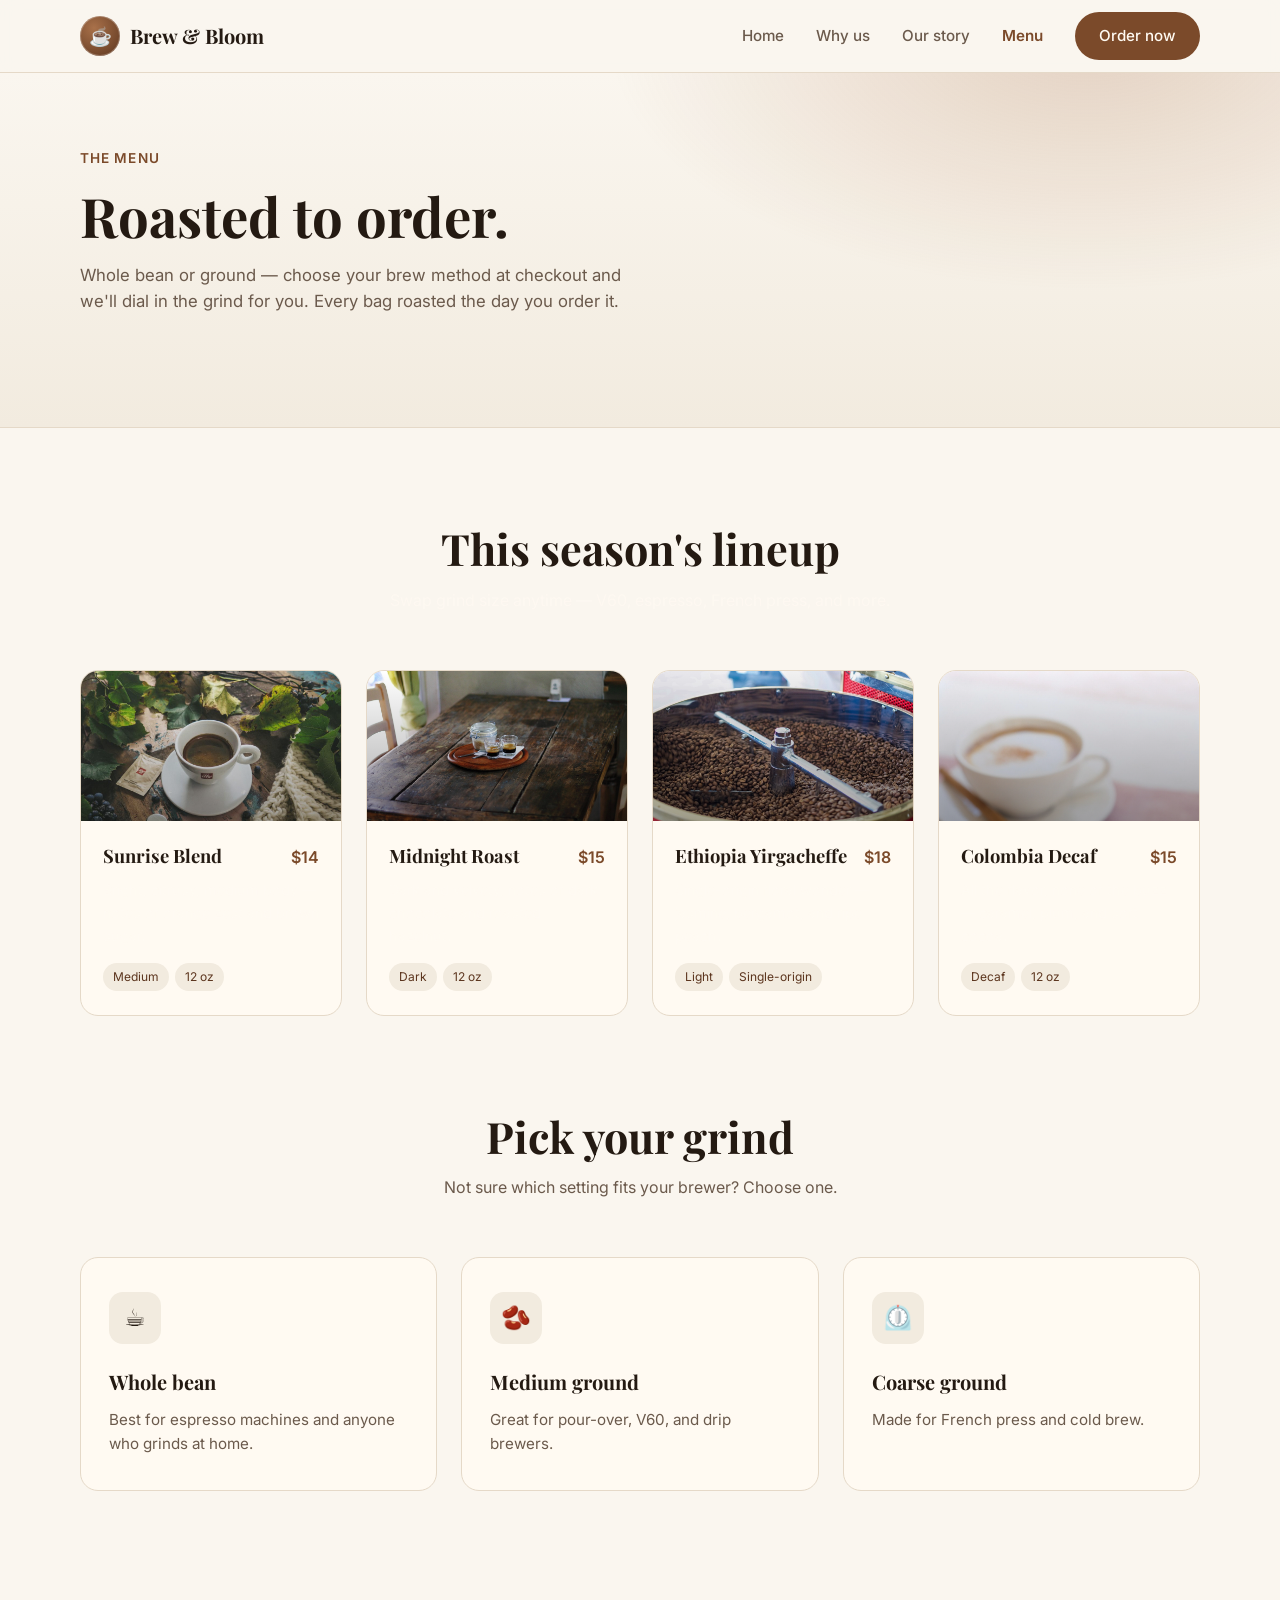
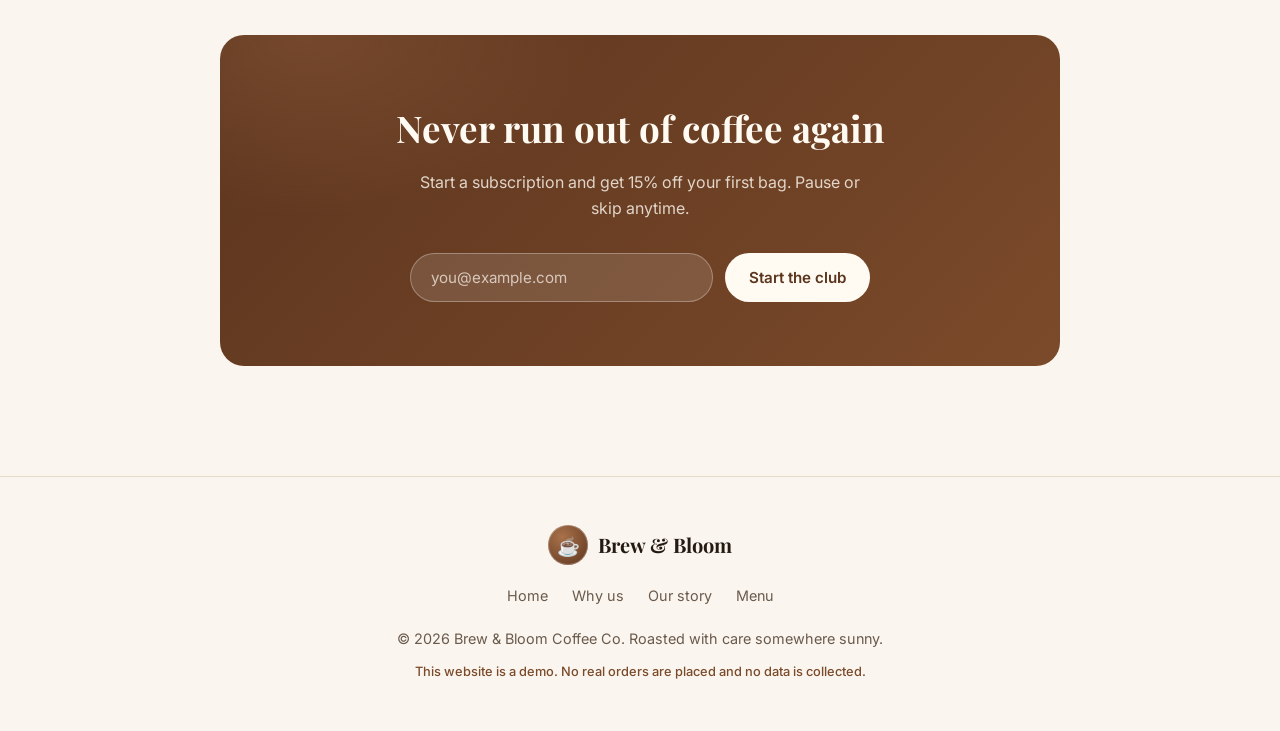
<file: menu.html>
<!doctype html>
<html lang="en">
  <head>
    <meta charset="UTF-8" />
    <meta name="viewport" content="width=device-width, initial-scale=1.0" />
    <meta name="description" content="Start roasting menu — small-batch, roasted to order." />
    <title>Menu — Brew &amp; Bloom</title>
    <link rel="preconnect" href="https://fonts.googleapis.com" />
    <link rel="preconnect" href="https://fonts.gstatic.com" crossorigin />
    <link
      href="https://fonts.googleapis.com/css2?family=Playfair+Display:ital,wght@0,500;0,600;0,700;1,500&family=Inter:wght@400;500;600&display=swap"
      rel="stylesheet"
    />
    <link rel="icon" type="image/svg+xml" href="favicon.svg" />
    <link rel="stylesheet" href="styles.css" />
  </head>
  <body>
    <!-- Nav -->
    <header>
      <div class="container nav">
        <a class="brand" href="index.html">
          <span class="brand__mark">☕</span>
          Brew &amp; Bloom
        </a>
        <nav>
          <ul class="nav__links" id="navLinks">
            <li><a href="index.html">Home</a></li>
            <li><a href="why-us.html">Why us</a></li>
            <li><a href="story.html">Our story</a></li>
            <li><a href="menu.html" class="active">Menu</a></li>
            <li><a class="btn" href="menu.html">Order now</a></li>
          </ul>
        </nav>
        <button
          class="nav__toggle"
          id="navToggle"
          type="button"
          aria-label="Toggle menu"
          aria-controls="navLinks"
          aria-expanded="false"
        >
          <span></span><span></span><span></span>
        </button>
      </div>
    </header>

    <!-- Banner -->
    <section class="page-banner">
      <div class="container">
        <span class="eyebrow">The menu</span>
        <h1>Roasted to order.</h1>
        <p class="lead">
          Whole bean or ground — choose your brew method at checkout and we'll dial
          in the grind for you. Every bag roasted the day you order it.
        </p>
      </div>
    </section>

    <!-- Menu -->
    <section class="menu" style="background: transparent; color: var(--ink);">
      <div class="container">
        <div class="section-head reveal">
          <h2>This season's lineup</h2>
          <p>Swap grind size anytime — V60, espresso, French press, and more.</p>
        </div>
        <div class="menu__grid">
          <div class="menu-card reveal" style="background: var(--cream); color: var(--ink); border: 1px solid var(--line);">
            <div class="menu-card__swatch sw-1">
              <img src="assets/latte2.jpg" alt="Sunrise Blend coffee cup" />
            </div>
            <div class="menu-card__body">
              <div class="menu-card__row">
                <h3>Sunrise Blend</h3>
                <span class="price" style="color: var(--accent);">$14</span>
              </div>
              <p>Bright, citrusy, medium body — notes of orange zest and brown sugar.</p>
              <span class="tag" style="background: var(--bg-soft); color: var(--accent-dark);">Medium</span><span class="tag" style="background: var(--bg-soft); color: var(--accent-dark);">12 oz</span>
            </div>
          </div>
          <div class="menu-card reveal" style="background: var(--cream); color: var(--ink); border: 1px solid var(--line);">
            <div class="menu-card__swatch sw-2">
              <img src="assets/espresso.webp" alt="Dark espresso cup" />
            </div>
            <div class="menu-card__body">
              <div class="menu-card__row">
                <h3>Midnight Roast</h3>
                <span class="price" style="color: var(--accent);">$15</span>
              </div>
              <p>Dark and velvety, notes of dark chocolate and roasted hazelnut.</p>
              <span class="tag" style="background: var(--bg-soft); color: var(--accent-dark);">Dark</span><span class="tag" style="background: var(--bg-soft); color: var(--accent-dark);">12 oz</span>
            </div>
          </div>
          <div class="menu-card reveal" style="background: var(--cream); color: var(--ink); border: 1px solid var(--line);">
            <div class="menu-card__swatch sw-3">
              <img src="assets/beans.webp" alt="Fresh coffee beans" />
            </div>
            <div class="menu-card__body">
              <div class="menu-card__row">
                <h3>Ethiopia Yirgacheffe</h3>
                <span class="price" style="color: var(--accent);">$18</span>
              </div>
              <p>Single-origin floral wonder — jasmine, bergamot, and ripe peach.</p>
              <span class="tag" style="background: var(--bg-soft); color: var(--accent-dark);">Light</span><span class="tag" style="background: var(--bg-soft); color: var(--accent-dark);">Single-origin</span>
            </div>
          </div>
          <div class="menu-card reveal" style="background: var(--cream); color: var(--ink); border: 1px solid var(--line);">
            <div class="menu-card__swatch sw-4">
              <img src="assets/cappuccino.webp" alt="Cappuccino with cinnamon" />
            </div>
            <div class="menu-card__body">
              <div class="menu-card__row">
                <h3>Colombia Decaf</h3>
                <span class="price" style="color: var(--accent);">$15</span>
              </div>
              <p>All the flavor, none of the buzz — caramel, plum, and soft cocoa.</p>
              <span class="tag" style="background: var(--bg-soft); color: var(--accent-dark);">Decaf</span><span class="tag" style="background: var(--bg-soft); color: var(--accent-dark);">12 oz</span>
            </div>
          </div>
        </div>
      </div>
    </section>

    <!-- Grind notes -->
    <section class="features" style="padding-top: 0;">
      <div class="container">
        <div class="section-head reveal">
          <h2>Pick your grind</h2>
          <p>Not sure which setting fits your brewer? Choose one.</p>
        </div>
        <div class="features__grid">
          <div class="feature-card reveal">
            <div class="feature-card__icon">☕</div>
            <h3>Whole bean</h3>
            <p>Best for espresso machines and anyone who grinds at home.</p>
          </div>
          <div class="feature-card reveal">
            <div class="feature-card__icon">🫘</div>
            <h3>Medium ground</h3>
            <p>Great for pour-over, V60, and drip brewers.</p>
          </div>
          <div class="feature-card reveal">
            <div class="feature-card__icon">⏲️</div>
            <h3>Coarse ground</h3>
            <p>Made for French press and cold brew.</p>
          </div>
        </div>
      </div>
    </section>

    <!-- Newsletter -->
    <section class="newsletter" id="newsletter">
      <div class="container">
        <div class="newsletter__box reveal">
          <h2>Never run out of coffee again</h2>
          <p>Start a subscription and get 15% off your first bag. Pause or skip anytime.</p>
          <form class="newsletter__form" id="newsletterForm">
            <input type="email" placeholder="you@example.com" aria-label="Email address" required />
            <button class="btn" type="submit">Start the club</button>
          </form>
        </div>
      </div>
    </section>

    <!-- Footer -->
    <footer>
      <div class="container">
        <a class="brand" href="index.html">
          <span class="brand__mark">☕</span>
          Brew &amp; Bloom
        </a>
        <ul class="footer__links">
          <li><a href="index.html">Home</a></li>
          <li><a href="why-us.html">Why us</a></li>
          <li><a href="story.html">Our story</a></li>
          <li><a href="menu.html">Menu</a></li>
        </ul>
        <p>© 2026 Brew &amp; Bloom Coffee Co. Roasted with care somewhere sunny.</p>
        <p class="footer__demo">This website is a demo. No real orders are placed and no data is collected.</p>
      </div>
    </footer>

    <script>
      const toggle = document.getElementById("navToggle");
      const links = document.getElementById("navLinks");
      toggle.addEventListener("click", () => {
        const open = links.classList.toggle("is-open");
        toggle.setAttribute("aria-expanded", open);
      });
      links.querySelectorAll("a").forEach((a) =>
        a.addEventListener("click", () => links.classList.remove("is-open"))
      );

      const newsForm = document.getElementById("newsletterForm");
      if (newsForm) {
        newsForm.addEventListener("submit", (e) => {
          e.preventDefault();
          const btn = e.target.querySelector("button");
          btn.textContent = "You're in! ☕";
          btn.disabled = true;
        });
      }

      const io = new IntersectionObserver(
        (entries) => {
          entries.forEach((entry) => {
            if (entry.isIntersecting) {
              entry.target.classList.add("is-visible");
              io.unobserve(entry.target);
            }
          });
        },
        { threshold: 0.12 }
      );
      document.querySelectorAll(".reveal").forEach((el) => io.observe(el));
    </script>
  </body>
</html>
</file>
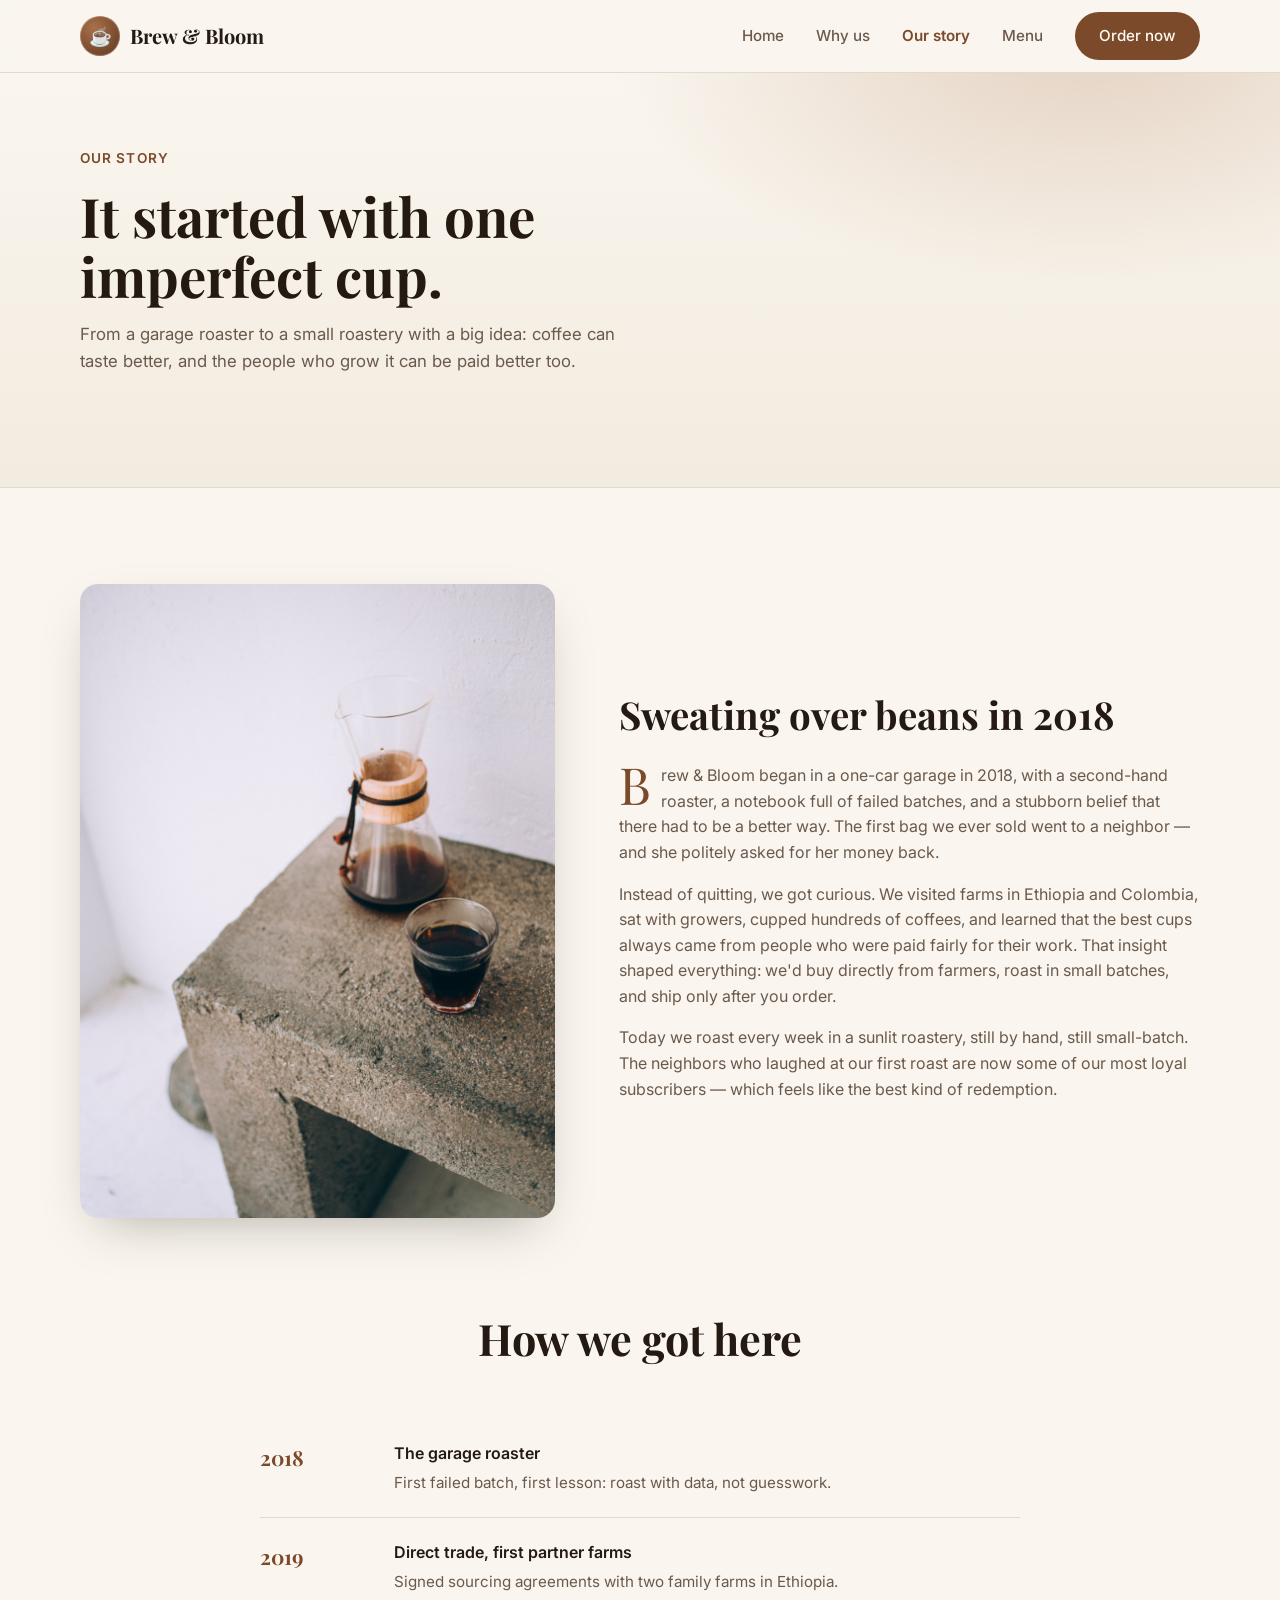
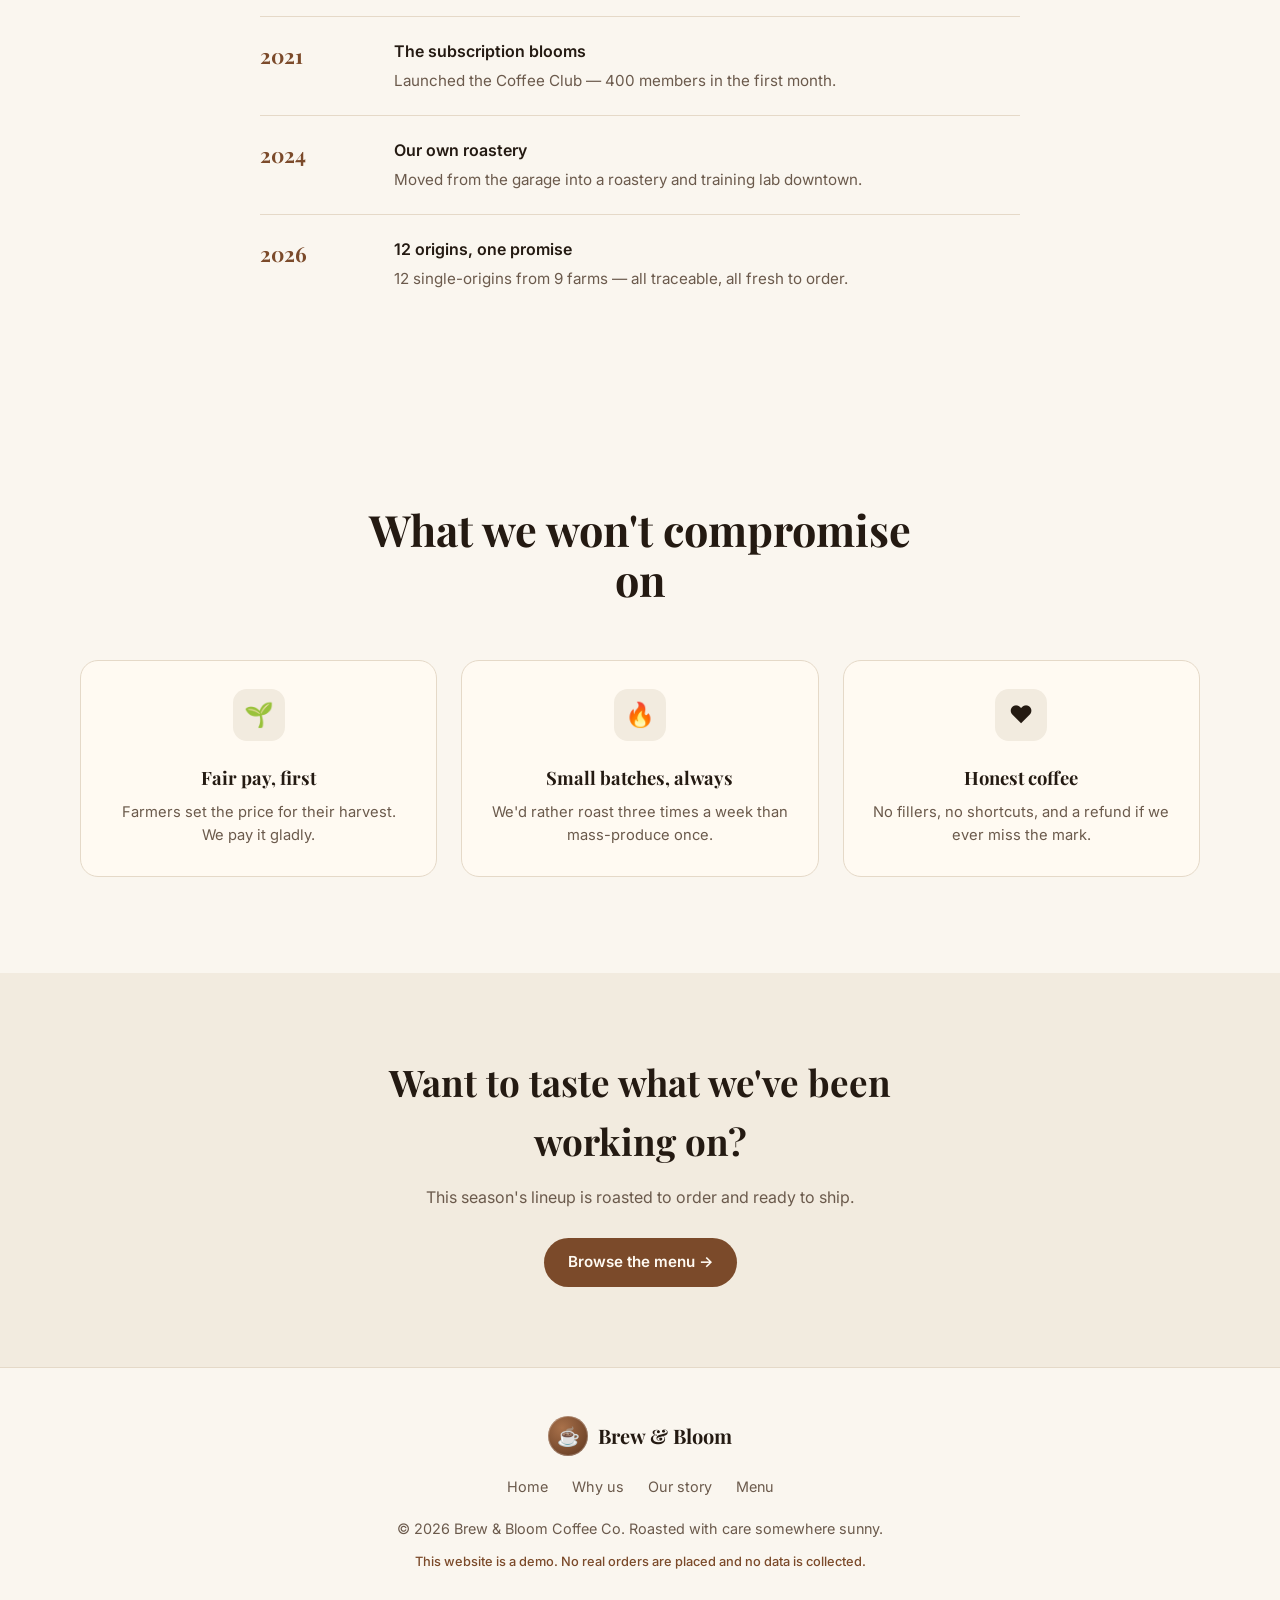
<file: story.html>
<!doctype html>
<html lang="en">
  <head>
    <meta charset="UTF-8" />
    <meta name="viewport" content="width=device-width, initial-scale=1.0" />
    <meta name="description" content="The story of Brew & Bloom — how a home roaster grew into a specialty coffee company." />
    <title>Our Story — Brew &amp; Bloom</title>
    <link rel="preconnect" href="https://fonts.googleapis.com" />
    <link rel="preconnect" href="https://fonts.gstatic.com" crossorigin />
    <link
      href="https://fonts.googleapis.com/css2?family=Playfair+Display:ital,wght@0,500;0,600;0,700;1,500&family=Inter:wght@400;500;600&display=swap"
      rel="stylesheet"
    />
    <link rel="icon" type="image/svg+xml" href="favicon.svg" />
    <link rel="stylesheet" href="styles.css" />
  </head>
  <body>
    <!-- Nav -->
    <header>
      <div class="container nav">
        <a class="brand" href="index.html">
          <span class="brand__mark">☕</span>
          Brew &amp; Bloom
        </a>
        <nav>
          <ul class="nav__links" id="navLinks">
            <li><a href="index.html">Home</a></li>
            <li><a href="why-us.html">Why us</a></li>
            <li><a href="story.html" class="active">Our story</a></li>
            <li><a href="menu.html">Menu</a></li>
            <li><a class="btn" href="menu.html">Order now</a></li>
          </ul>
        </nav>
        <button
          class="nav__toggle"
          id="navToggle"
          type="button"
          aria-label="Toggle menu"
          aria-controls="navLinks"
          aria-expanded="false"
        >
          <span></span><span></span><span></span>
        </button>
      </div>
    </header>

    <!-- Banner -->
    <section class="page-banner">
      <div class="container">
        <span class="eyebrow">Our story</span>
        <h1>It started with one imperfect cup.</h1>
        <p class="lead">
          From a garage roaster to a small roastery with a big idea: coffee can
          taste better, and the people who grow it can be paid better too.
        </p>
      </div>
    </section>

    <!-- Story -->
    <section class="story">
      <div class="container story__grid">
        <div class="story__photo reveal">
          <img src="assets/barista.jpg" alt="A barista tamping fresh espresso" />
        </div>
        <div class="reveal">
          <h2>Sweating over beans in 2018</h2>
          <p class="drop-cap">
            Brew &amp; Bloom began in a one-car garage in 2018, with a second-hand
            roaster, a notebook full of failed batches, and a stubborn belief that
            there had to be a better way. The first bag we ever sold went to a
            neighbor — and she politely asked for her money back.
          </p>
          <p>
            Instead of quitting, we got curious. We visited farms in Ethiopia and
            Colombia, sat with growers, cupped hundreds of coffees, and learned that
            the best cups always came from people who were paid fairly for their work.
            That insight shaped everything: we'd buy directly from farmers, roast in
            small batches, and ship only after you order.
          </p>
          <p>
            Today we roast every week in a sunlit roastery, still by hand, still
            small-batch. The neighbors who laughed at our first roast are now some of
            our most loyal subscribers — which feels like the best kind of redemption.
          </p>
        </div>
      </div>
    </section>

    <!-- Timeline -->
    <section class="timeline">
      <div class="container">
        <div class="section-head reveal">
          <h2>How we got here</h2>
        </div>
        <ul class="timeline__list">
          <li class="reveal">
            <span class="timeline__year">2018</span>
            <div>
              <div class="timeline__title">The garage roaster</div>
              <div class="timeline__desc">First failed batch, first lesson: roast with data, not guesswork.</div>
            </div>
          </li>
          <li class="reveal">
            <span class="timeline__year">2019</span>
            <div>
              <div class="timeline__title">Direct trade, first partner farms</div>
              <div class="timeline__desc">Signed sourcing agreements with two family farms in Ethiopia.</div>
            </div>
          </li>
          <li class="reveal">
            <span class="timeline__year">2021</span>
            <div>
              <div class="timeline__title">The subscription blooms</div>
              <div class="timeline__desc">Launched the Coffee Club — 400 members in the first month.</div>
            </div>
          </li>
          <li class="reveal">
            <span class="timeline__year">2024</span>
            <div>
              <div class="timeline__title">Our own roastery</div>
              <div class="timeline__desc">Moved from the garage into a roastery and training lab downtown.</div>
            </div>
          </li>
          <li class="reveal">
            <span class="timeline__year">2026</span>
            <div>
              <div class="timeline__title">12 origins, one promise</div>
              <div class="timeline__desc">12 single-origins from 9 farms — all traceable, all fresh to order.</div>
            </div>
          </li>
        </ul>
      </div>
    </section>

    <!-- Values -->
    <section class="features">
      <div class="container">
        <div class="section-head reveal">
          <h2>What we won't compromise on</h2>
        </div>
        <div class="features__grid">
          <div class="value-card reveal">
            <div class="feature-card__icon">🌱</div>
            <h3>Fair pay, first</h3>
            <p>Farmers set the price for their harvest. We pay it gladly.</p>
          </div>
          <div class="value-card reveal">
            <div class="feature-card__icon">🔥</div>
            <h3>Small batches, always</h3>
            <p>We'd rather roast three times a week than mass-produce once.</p>
          </div>
          <div class="value-card reveal">
            <div class="feature-card__icon">❤️</div>
            <h3>Honest coffee</h3>
            <p>No fillers, no shortcuts, and a refund if we ever miss the mark.</p>
          </div>
        </div>
      </div>
    </section>

    <section class="cta-band">
      <div class="container cta-band__inner reveal">
        <h2>Want to taste what we've been working on?</h2>
        <p>This season's lineup is roasted to order and ready to ship.</p>
        <a class="btn" href="menu.html">Browse the menu →</a>
      </div>
    </section>

    <!-- Footer -->
    <footer>
      <div class="container">
        <a class="brand" href="index.html">
          <span class="brand__mark">☕</span>
          Brew &amp; Bloom
        </a>
        <ul class="footer__links">
          <li><a href="index.html">Home</a></li>
          <li><a href="why-us.html">Why us</a></li>
          <li><a href="story.html">Our story</a></li>
          <li><a href="menu.html">Menu</a></li>
        </ul>
        <p>© 2026 Brew &amp; Bloom Coffee Co. Roasted with care somewhere sunny.</p>
        <p class="footer__demo">This website is a demo. No real orders are placed and no data is collected.</p>
      </div>
    </footer>

    <script>
      const toggle = document.getElementById("navToggle");
      const links = document.getElementById("navLinks");
      toggle.addEventListener("click", () => {
        const open = links.classList.toggle("is-open");
        toggle.setAttribute("aria-expanded", open);
      });
      links.querySelectorAll("a").forEach((a) =>
        a.addEventListener("click", () => links.classList.remove("is-open"))
      );

      const io = new IntersectionObserver(
        (entries) => {
          entries.forEach((entry) => {
            if (entry.isIntersecting) {
              entry.target.classList.add("is-visible");
              io.unobserve(entry.target);
            }
          });
        },
        { threshold: 0.12 }
      );
      document.querySelectorAll(".reveal").forEach((el) => io.observe(el));
    </script>
  </body>
</html>
</file>
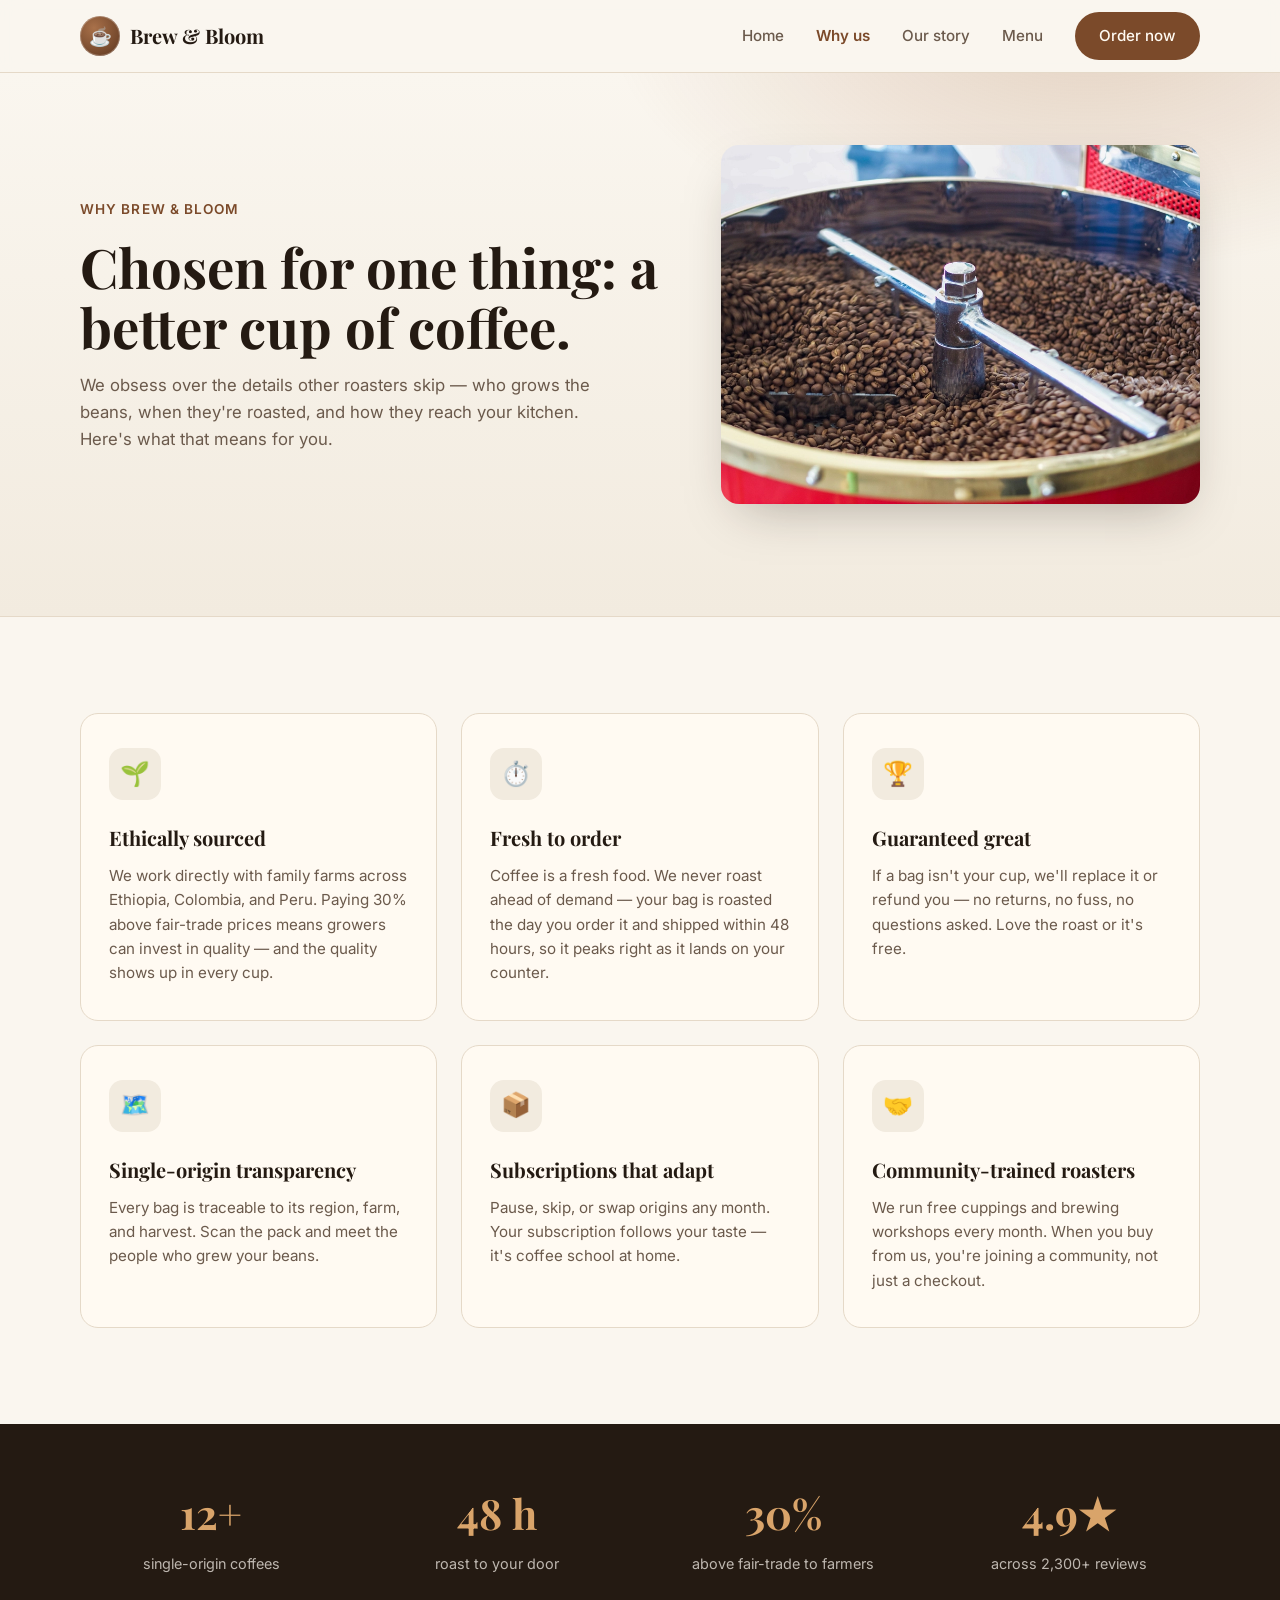
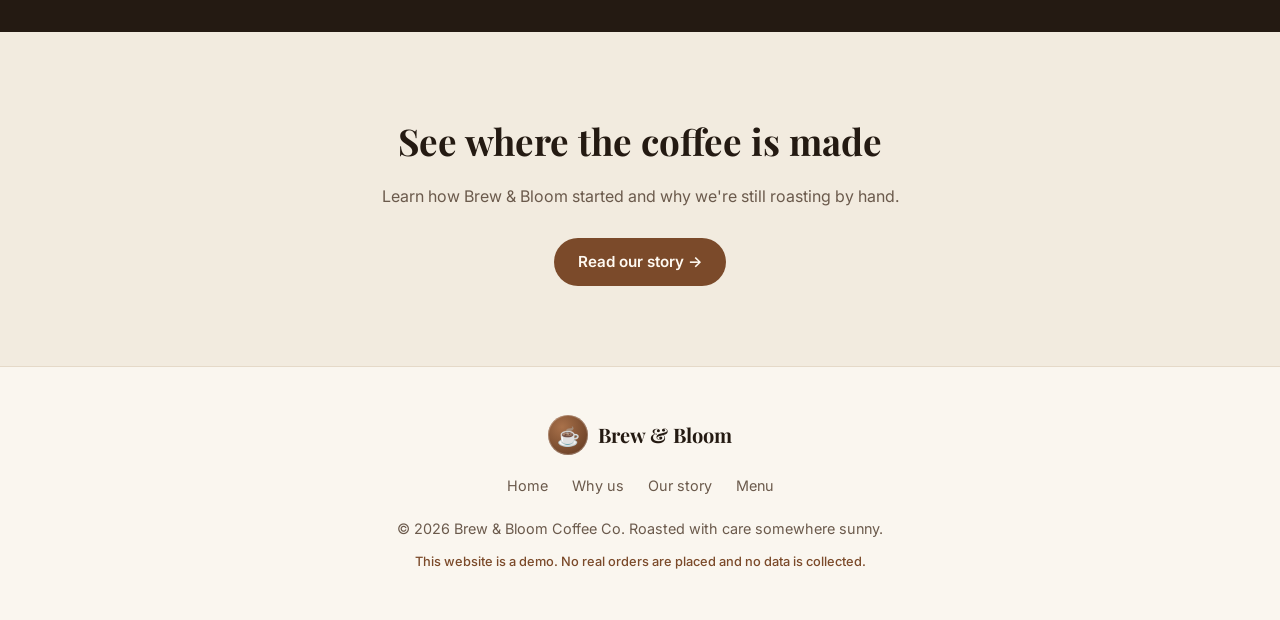
<file: why-us.html>
<!doctype html>
<html lang="en">
  <head>
    <meta charset="UTF-8" />
    <meta name="viewport" content="width=device-width, initial-scale=1.0" />
    <meta name="description" content="Why Brew & Bloom — ethically sourced, roasted fresh to order, and guaranteed great." />
    <title>Why Us — Brew &amp; Bloom</title>
    <link rel="preconnect" href="https://fonts.googleapis.com" />
    <link rel="preconnect" href="https://fonts.gstatic.com" crossorigin />
    <link
      href="https://fonts.googleapis.com/css2?family=Playfair+Display:ital,wght@0,500;0,600;0,700;1,500&family=Inter:wght@400;500;600&display=swap"
      rel="stylesheet"
    />
    <link rel="icon" type="image/svg+xml" href="favicon.svg" />
    <link rel="stylesheet" href="styles.css" />
  </head>
  <body>
    <!-- Nav -->
    <header>
      <div class="container nav">
        <a class="brand" href="index.html">
          <span class="brand__mark">☕</span>
          Brew &amp; Bloom
        </a>
        <nav>
          <ul class="nav__links" id="navLinks">
            <li><a href="index.html">Home</a></li>
            <li><a href="why-us.html" class="active">Why us</a></li>
            <li><a href="story.html">Our story</a></li>
            <li><a href="menu.html">Menu</a></li>
            <li><a class="btn" href="menu.html">Order now</a></li>
          </ul>
        </nav>
        <button
          class="nav__toggle"
          id="navToggle"
          type="button"
          aria-label="Toggle menu"
          aria-controls="navLinks"
          aria-expanded="false"
        >
          <span></span><span></span><span></span>
        </button>
      </div>
    </header>

    <!-- Banner -->
    <section class="page-banner">
      <div class="container page-banner__grid">
        <div>
          <span class="eyebrow">Why Brew &amp; Bloom</span>
          <h1>Chosen for one thing: a better cup of coffee.</h1>
          <p class="lead">
            We obsess over the details other roasters skip — who grows the beans,
            when they're roasted, and how they reach your kitchen. Here's what that
            means for you.
          </p>
        </div>
        <div class="page-banner__photo reveal">
          <img src="assets/beans.webp" alt="Freshly roasted coffee beans" />
        </div>
      </div>
    </section>

    <!-- Detailed features -->
    <section class="features">
      <div class="container">
        <div class="features__grid">
          <div class="feature-card reveal">
            <div class="feature-card__icon">🌱</div>
            <h3>Ethically sourced</h3>
            <p>
              We work directly with family farms across Ethiopia, Colombia, and Peru.
              Paying 30% above fair-trade prices means growers can invest in quality —
              and the quality shows up in every cup.
            </p>
          </div>
          <div class="feature-card reveal">
            <div class="feature-card__icon">⏱️</div>
            <h3>Fresh to order</h3>
            <p>
              Coffee is a fresh food. We never roast ahead of demand — your bag is
              roasted the day you order it and shipped within 48 hours, so it peaks
              right as it lands on your counter.
            </p>
          </div>
          <div class="feature-card reveal">
            <div class="feature-card__icon">🏆</div>
            <h3>Guaranteed great</h3>
            <p>
              If a bag isn't your cup, we'll replace it or refund you — no returns,
              no fuss, no questions asked. Love the roast or it's free.
            </p>
          </div>
          <div class="feature-card reveal">
            <div class="feature-card__icon">🗺️</div>
            <h3>Single-origin transparency</h3>
            <p>
              Every bag is traceable to its region, farm, and harvest. Scan the pack
              and meet the people who grew your beans.
            </p>
          </div>
          <div class="feature-card reveal">
            <div class="feature-card__icon">📦</div>
            <h3>Subscriptions that adapt</h3>
            <p>
              Pause, skip, or swap origins any month. Your subscription follows your
              taste — it's coffee school at home.
            </p>
          </div>
          <div class="feature-card reveal">
            <div class="feature-card__icon">🤝</div>
            <h3>Community-trained roasters</h3>
            <p>
              We run free cuppings and brewing workshops every month. When you buy
              from us, you're joining a community, not just a checkout.
            </p>
          </div>
        </div>
      </div>
    </section>

    <!-- Stats band -->
    <section class="stats-band">
      <div class="container stats-band__grid">
        <div class="reveal">
          <div class="stats-band__num">12+</div>
          <div class="stats-band__label">single-origin coffees</div>
        </div>
        <div class="reveal">
          <div class="stats-band__num">48 h</div>
          <div class="stats-band__label">roast to your door</div>
        </div>
        <div class="reveal">
          <div class="stats-band__num">30%</div>
          <div class="stats-band__label">above fair-trade to farmers</div>
        </div>
        <div class="reveal">
          <div class="stats-band__num">4.9★</div>
          <div class="stats-band__label">across 2,300+ reviews</div>
        </div>
      </div>
    </section>

    <section class="cta-band">
      <div class="container cta-band__inner reveal">
        <h2>See where the coffee is made</h2>
        <p>Learn how Brew &amp; Bloom started and why we're still roasting by hand.</p>
        <a class="btn" href="story.html">Read our story →</a>
      </div>
    </section>

    <!-- Footer -->
    <footer>
      <div class="container">
        <a class="brand" href="index.html">
          <span class="brand__mark">☕</span>
          Brew &amp; Bloom
        </a>
        <ul class="footer__links">
          <li><a href="index.html">Home</a></li>
          <li><a href="why-us.html">Why us</a></li>
          <li><a href="story.html">Our story</a></li>
          <li><a href="menu.html">Menu</a></li>
        </ul>
        <p>© 2026 Brew &amp; Bloom Coffee Co. Roasted with care somewhere sunny.</p>
        <p class="footer__demo">This website is a demo. No real orders are placed and no data is collected.</p>
      </div>
    </footer>

    <script>
      const toggle = document.getElementById("navToggle");
      const links = document.getElementById("navLinks");
      toggle.addEventListener("click", () => {
        const open = links.classList.toggle("is-open");
        toggle.setAttribute("aria-expanded", open);
      });
      links.querySelectorAll("a").forEach((a) =>
        a.addEventListener("click", () => links.classList.remove("is-open"))
      );

      const io = new IntersectionObserver(
        (entries) => {
          entries.forEach((entry) => {
            if (entry.isIntersecting) {
              entry.target.classList.add("is-visible");
              io.unobserve(entry.target);
            }
          });
        },
        { threshold: 0.12 }
      );
      document.querySelectorAll(".reveal").forEach((el) => io.observe(el));
    </script>
  </body>
</html>
</file>
<file: styles.css>
﻿*,
      *::before,
      *::after {
        box-sizing: border-box;
        margin: 0;
        padding: 0;
      }

      :root {
        --bg: #faf6ef;
        --bg-soft: #f2ebdf;
        --ink: #241a12;
        --ink-soft: #6b5a4c;
        --accent: #7b4a2a;
        --accent-dark: #5c351e;
        --accent-light: #a9714a;
        --cream: #fffaf2;
        --line: #e5d9c8;
        --shadow: 0 20px 50px -20px rgba(36, 26, 18, 0.35);
        --radius: 18px;
        --font-display: "Playfair Display", Georgia, serif;
        --font-body: "Inter", system-ui, -apple-system, sans-serif;
      }

      html {
        scroll-behavior: smooth;
      }

      body {
        font-family: var(--font-body);
        color: var(--ink);
        background: var(--bg);
        line-height: 1.6;
        -webkit-font-smoothing: antialiased;
      }

      img {
        max-width: 100%;
        display: block;
      }

      .container {
        width: min(1120px, 100% - 48px);
        margin-inline: auto;
      }

      /* ---------- Nav ---------- */
      header {
        position: sticky;
        top: 0;
        z-index: 100;
        background: rgba(250, 246, 239, 0.85);
        backdrop-filter: blur(10px);
        border-bottom: 1px solid var(--line);
      }

      .nav {
        display: flex;
        align-items: center;
        justify-content: space-between;
        height: 72px;
      }

      .brand {
        display: flex;
        align-items: center;
        gap: 10px;
        font-family: var(--font-display);
        font-weight: 700;
        font-size: 1.25rem;
        color: var(--ink);
        text-decoration: none;
      }

      .brand__mark {
        width: 40px;
        height: 40px;
        border-radius: 50%;
        background: radial-gradient(circle at 35% 30%, var(--accent-light), var(--accent-dark));
        display: grid;
        place-items: center;
        color: var(--cream);
        font-size: 1.15rem;
        box-shadow: inset 0 0 0 1px rgba(255, 255, 255, 0.25);
      }

      .nav__links {
        display: flex;
        gap: 32px;
        align-items: center;
        list-style: none;
      }

      .nav__links a {
        text-decoration: none;
        color: var(--ink-soft);
        font-weight: 500;
        font-size: 0.95rem;
        transition: color 0.2s;
      }

      .nav__links a:hover {
        color: var(--accent);
      }

      .nav__links a.btn,
      .nav__links a.btn:hover {
        color: var(--cream);
      }

      .btn {
        display: inline-flex;
        align-items: center;
        justify-content: center;
        gap: 8px;
        background: var(--accent);
        color: var(--cream);
        border: none;
        border-radius: 999px;
        padding: 12px 24px;
        font-family: var(--font-body);
        font-weight: 600;
        font-size: 0.95rem;
        cursor: pointer;
        text-decoration: none;
        transition: background 0.2s, transform 0.15s;
      }

      .btn:hover {
        background: var(--accent-dark);
        transform: translateY(-1px);
      }

      .btn--ghost {
        background: transparent;
        color: var(--accent);
        border: 1.5px solid var(--accent);
      }

      .btn--ghost:hover {
        background: var(--accent);
        color: var(--cream);
      }

      .nav__toggle {
        display: none;
        background: none;
        border: none;
        cursor: pointer;
        padding: 8px;
      }

      .nav__toggle span {
        display: block;
        width: 22px;
        height: 2px;
        background: var(--ink);
        margin: 5px 0;
        border-radius: 2px;
        transition: 0.2s;
      }

      /* ---------- Hero ---------- */
      .hero {
        position: relative;
        overflow: hidden;
        padding: 96px 0 120px;
        background:
          radial-gradient(900px 500px at 85% -10%, rgba(169, 113, 74, 0.25), transparent 60%),
          radial-gradient(700px 400px at -10% 110%, rgba(169, 113, 74, 0.18), transparent 60%);
      }

      .hero__grid {
        display: grid;
        grid-template-columns: 1.05fr 0.95fr;
        gap: 56px;
        align-items: center;
      }

      .hero__badge {
        display: inline-flex;
        align-items: center;
        gap: 8px;
        background: var(--bg-soft);
        border: 1px solid var(--line);
        color: var(--accent-dark);
        font-weight: 500;
        font-size: 0.85rem;
        padding: 8px 14px;
        border-radius: 999px;
        margin-bottom: 24px;
      }

      .hero__badge::before {
        content: "";
        width: 8px;
        height: 8px;
        border-radius: 50%;
        background: #9c7a3c;
      }

      .hero h1 {
        font-family: var(--font-display);
        font-size: clamp(2.6rem, 5.5vw, 4.2rem);
        line-height: 1.08;
        margin-bottom: 24px;
      }

      .hero h1 em {
        font-style: italic;
        color: var(--accent);
      }

      .hero p.lead {
        color: var(--ink-soft);
        font-size: 1.1rem;
        max-width: 34rem;
        margin-bottom: 36px;
      }

      .hero__cta {
        display: flex;
        gap: 16px;
        flex-wrap: wrap;
        margin-bottom: 44px;
      }

      .hero__stats {
        display: flex;
        gap: 48px;
        flex-wrap: wrap;
      }

      .stat__num {
        font-family: var(--font-display);
        font-size: 1.9rem;
        font-weight: 700;
        color: var(--accent-dark);
      }

      .stat__label {
        font-size: 0.85rem;
        color: var(--ink-soft);
      }

      .hero__art {
        position: relative;
        display: grid;
        grid-template-columns: 1fr 1fr;
        gap: 18px;
      }

      .hero__card {
        background: var(--bg-soft);
        border: 1px solid var(--line);
        border-radius: var(--radius);
      }

      .hero__card--img {
        box-shadow: var(--shadow);
        aspect-ratio: 4 / 5;
        overflow: hidden;
      }

      .hero__card--tall {
        margin-top: 48px;
        aspect-ratio: 4 / 5;
        overflow: hidden;
      }

      .hero__card img {
        width: 100%;
        height: 100%;
        object-fit: cover;
      }

      .hero__card--float {
        position: absolute;
        bottom: -8px;
        left: -18px;
        background: var(--cream);
        box-shadow: var(--shadow);
        padding: 18px 22px;
        border-radius: 14px;
        display: flex;
        align-items: center;
        gap: 14px;
      }

      .steam {
        display: inline-flex;
        gap: 4px;
        align-items: flex-end;
      }

      .steam span {
        width: 3px;
        border-radius: 3px;
        background: var(--accent-light);
        animation: rise 2.4s ease-in-out infinite;
      }

      .steam span:nth-child(1) { height: 16px; }
      .steam span:nth-child(2) { height: 26px; animation-delay: 0.4s; }
      .steam span:nth-child(3) { height: 20px; animation-delay: 0.8s; }

      @keyframes rise {
        0%, 100% { transform: translateY(0); opacity: 0.55; }
        50% { transform: translateY(-6px); opacity: 1; }
      }

      .hero__float-title {
        font-weight: 600;
        font-size: 0.98rem;
      }

      .hero__float-sub {
        font-size: 0.85rem;
        color: var(--ink-soft);
      }

      /* ---------- Features ---------- */
      .features {
        padding: 96px 0;
      }

      .section-head {
        text-align: center;
        max-width: 560px;
        margin: 0 auto 56px;
      }

      .section-head h2 {
        font-family: var(--font-display);
        font-size: clamp(1.9rem, 4vw, 2.7rem);
        line-height: 1.15;
        margin-bottom: 14px;
      }

      .section-head p {
        color: var(--ink-soft);
      }

      .features__grid {
        display: grid;
        grid-template-columns: repeat(3, 1fr);
        gap: 24px;
      }

      .feature-card {
        background: var(--cream);
        border: 1px solid var(--line);
        border-radius: var(--radius);
        padding: 34px 28px;
        transition: transform 0.25s, box-shadow 0.25s;
      }

      .feature-card:hover {
        transform: translateY(-6px);
        box-shadow: var(--shadow);
      }

      .feature-card__icon {
        width: 52px;
        height: 52px;
        border-radius: 14px;
        background: var(--bg-soft);
        display: grid;
        place-items: center;
        font-size: 1.5rem;
        margin-bottom: 22px;
      }

      .feature-card h3 {
        font-family: var(--font-display);
        font-size: 1.25rem;
        margin-bottom: 10px;
      }

      .feature-card p {
        color: var(--ink-soft);
        font-size: 0.95rem;
      }

      /* ---------- Menu ---------- */
      .menu {
        padding: 96px 0;
        background: var(--ink);
        color: var(--cream);
      }

      .menu .section-head p {
        color: rgba(255, 250, 242, 0.7);
      }

      .menu__grid {
        display: grid;
        grid-template-columns: repeat(4, 1fr);
        gap: 24px;
      }

      .menu-card {
        background: #2d2119;
        border: 1px solid rgba(255, 255, 255, 0.08);
        border-radius: var(--radius);
        overflow: hidden;
        transition: transform 0.25s;
      }

      .menu-card:hover {
        transform: translateY(-6px);
      }

      .menu-card__swatch {
        height: 150px;
        display: grid;
        place-items: center;
        font-size: 1.4rem;
        color: #f6e9da;
        position: relative;
        overflow: hidden;
      }

      .menu-card__swatch::after {
        content: "";
        position: absolute;
        inset: 0;
        background: linear-gradient(180deg, rgba(0, 0, 0, 0), rgba(0, 0, 0, 0.35));
        pointer-events: none;
      }

      .menu-card__swatch img {
        width: 100%;
        height: 100%;
        object-fit: cover;
      }

      .sw-1 { background: linear-gradient(135deg, #4a2c1e, #2a1610); }
      .sw-2 { background: linear-gradient(135deg, #5c351e, #2f170f); }
      .sw-3 { background: linear-gradient(135deg, #3f2a1d, #68503c); }
      .sw-4 { background: linear-gradient(135deg, #6b4a2c, #3b2a1c); }

      .menu-card__body {
        padding: 20px 22px 24px;
      }

      .menu-card__row {
        display: flex;
        justify-content: space-between;
        align-items: baseline;
        margin-bottom: 8px;
      }

      .menu-card h3 {
        font-family: var(--font-display);
        font-size: 1.15rem;
      }

      .menu-card .price {
        color: #d9a46a;
        font-weight: 600;
      }

      .menu-card p {
        color: rgba(255, 250, 242, 0.65);
        font-size: 0.9rem;
        margin-bottom: 16px;
      }

      .menu-card .tag {
        display: inline-block;
        background: rgba(255, 250, 242, 0.1);
        color: #f6e9da;
        font-size: 0.75rem;
        padding: 4px 10px;
        border-radius: 999px;
        margin-right: 6px;
      }

      .menu__cta {
        text-align: center;
        margin-top: 48px;
      }

      /* ---------- Testimonials ---------- */
      .testimonials {
        padding: 96px 0;
      }

      .testimonials__grid {
        display: grid;
        grid-template-columns: repeat(3, 1fr);
        gap: 24px;
      }

      .quote-card {
        background: var(--cream);
        border: 1px solid var(--line);
        border-radius: var(--radius);
        padding: 32px;
      }

      .quote-card .stars {
        color: #9c7a3c;
        letter-spacing: 2px;
        margin-bottom: 16px;
      }

      .quote-card blockquote {
        font-family: var(--font-display);
        font-size: 1.1rem;
        line-height: 1.5;
        font-style: italic;
        margin-bottom: 24px;
      }

      .quote-card cite {
        display: flex;
        align-items: center;
        gap: 12px;
        font-style: normal;
        font-weight: 600;
        font-size: 0.9rem;
      }

      .quote-card cite span {
        color: var(--ink-soft);
        font-weight: 400;
        display: block;
        font-size: 0.8rem;
      }

      .avatar {
        width: 42px;
        height: 42px;
        border-radius: 50%;
        background: var(--bg-soft);
        border: 1px solid var(--line);
        display: grid;
        place-items: center;
        color: var(--accent);
        font-weight: 700;
        font-family: var(--font-display);
      }

      /* ---------- Newsletter ---------- */
      .newsletter {
        padding: 48px 0 110px;
      }

      .newsletter__box {
        background:
          radial-gradient(500px 300px at 10% 0%, rgba(169, 113, 74, 0.3), transparent 60%),
          linear-gradient(135deg, var(--accent-dark), var(--accent));
        border-radius: 24px;
        padding: 64px 40px;
        color: var(--cream);
        text-align: center;
        max-width: 840px;
        margin: 0 auto;
      }

      .newsletter__box h2 {
        font-family: var(--font-display);
        font-size: clamp(1.7rem, 3.5vw, 2.3rem);
        margin-bottom: 12px;
      }

      .newsletter__box p {
        color: rgba(255, 250, 242, 0.8);
        max-width: 440px;
        margin: 0 auto 32px;
      }

      .newsletter__form {
        display: flex;
        gap: 12px;
        max-width: 460px;
        margin: 0 auto;
      }

      .newsletter__form input {
        flex: 1;
        padding: 14px 20px;
        border-radius: 999px;
        border: 1px solid rgba(255, 255, 255, 0.3);
        background: rgba(255, 255, 255, 0.12);
        color: var(--cream);
        font-family: var(--font-body);
        font-size: 0.95rem;
        outline: none;
      }

      .newsletter__form input::placeholder {
        color: rgba(255, 250, 242, 0.7);
      }

      .newsletter__form input:focus {
        border-color: #fff;
        background: rgba(255, 255, 255, 0.18);
      }

      .newsletter__form .btn {
        background: var(--cream);
        color: var(--accent-dark);
      }

      .newsletter__form .btn:hover {
        background: #fffaf2;
        color: var(--accent);
      }

      /* ---------- Footer ---------- */
      footer {
        border-top: 1px solid var(--line);
        padding: 48px 0;
        text-align: center;
      }

      footer .brand {
        justify-content: center;
        margin-bottom: 14px;
      }

      footer p,
      footer .footer__links a {
        color: var(--ink-soft);
        font-size: 0.9rem;
        text-decoration: none;
      }

      footer .footer__links {
        display: flex;
        gap: 24px;
        justify-content: center;
        margin: 18px 0;
        list-style: none;
      }

      footer .footer__links a:hover {
        color: var(--accent);
      }

      footer .footer__demo {
        margin-top: 12px;
        font-size: 0.8rem;
        color: var(--accent);
        font-weight: 500;
      }

      /* ---------- Reveal animation ---------- */
      .reveal {
        opacity: 0;
        transform: translateY(24px);
        transition: opacity 0.7s ease, transform 0.7s ease;
      }

      .reveal.is-visible {
        opacity: 1;
        transform: none;
      }

      /* ---------- Responsive ---------- */
      @media (max-width: 900px) {
        .hero__grid {
          grid-template-columns: 1fr;
          gap: 48px;
        }

        .hero__art {
          order: -1;
          max-width: 420px;
          margin: 0 auto;
          width: 100%;
        }

        .features__grid,
        .testimonials__grid {
          grid-template-columns: 1fr 1fr;
        }

        .menu__grid {
          grid-template-columns: 1fr 1fr;
        }
      }

      @media (max-width: 640px) {
        .nav__links {
          position: fixed;
          top: 72px;
          right: 0;
          left: 0;
          flex-direction: column;
          background: var(--cream);
          border-bottom: 1px solid var(--line);
          padding: 20px 0 28px;
          gap: 20px;
          transform: translateY(-120%);
          transition: transform 0.3s ease;
        }

        .nav__links.is-open {
          transform: translateY(0);
        }

        .nav__toggle {
          display: block;
        }

        .features__grid,
        .testimonials__grid,
        .menu__grid {
          grid-template-columns: 1fr;
        }

        .newsletter__form {
          flex-direction: column;
        }

        .hero {
          padding-top: 48px;
        }
      }

@media (prefers-reduced-motion: reduce) {
        html {
          scroll-behavior: auto;
        }
        .steam span {
          animation: none;
        }
        .reveal {
          opacity: 1;
          transform: none;
          transition: none;
        }
      }

      /* ---------- Sub-pages ---------- */
      .nav__links a.active {
        color: var(--accent);
        font-weight: 600;
      }

      .page-banner {
        position: relative;
        padding: 72px 0 112px;
        background:
          radial-gradient(800px 420px at 85% -10%, rgba(169, 113, 74, 0.28), transparent 60%),
          linear-gradient(180deg, var(--bg), var(--bg-soft));
        border-bottom: 1px solid var(--line);
      }

      .page-banner .eyebrow {
        display: inline-block;
        color: var(--accent);
        font-weight: 600;
        font-size: 0.85rem;
        letter-spacing: 0.08em;
        text-transform: uppercase;
        margin-bottom: 16px;
      }

      .page-banner h1 {
        font-family: var(--font-display);
        font-size: clamp(2.2rem, 5vw, 3.4rem);
        line-height: 1.1;
        max-width: 18ch;
        margin-bottom: 16px;
      }

      .page-banner p.lead {
        color: var(--ink-soft);
        max-width: 34rem;
        font-size: 1.05rem;
      }

      .page-banner__grid {
        display: grid;
        grid-template-columns: 1.1fr 0.9fr;
        gap: 56px;
        align-items: center;
      }

      .page-banner__photo {
        border-radius: var(--radius);
        overflow: hidden;
        box-shadow: var(--shadow);
        aspect-ratio: 4 / 3;
      }

      .page-banner__photo img {
        width: 100%;
        height: 100%;
        object-fit: cover;
      }

      /* stats band */
      .stats-band {
        padding: 56px 0;
        background: var(--ink);
        color: var(--cream);
      }

      .stats-band__grid {
        display: grid;
        grid-template-columns: repeat(4, 1fr);
        gap: 24px;
        text-align: center;
      }

      .stats-band__num {
        font-family: var(--font-display);
        font-size: clamp(1.8rem, 4vw, 2.6rem);
        font-weight: 700;
        color: #d9a46a;
        margin-bottom: 6px;
      }

      .stats-band__label {
        color: rgba(255, 250, 242, 0.7);
        font-size: 0.9rem;
      }

      /* story page */
      .story {
        padding: 96px 0;
      }

      .story__grid {
        display: grid;
        grid-template-columns: 0.9fr 1.1fr;
        gap: 64px;
        align-items: center;
      }

      .story__photo {
        border-radius: var(--radius);
        overflow: hidden;
        box-shadow: var(--shadow);
        aspect-ratio: 3 / 4;
      }

      .story__photo img {
        width: 100%;
        height: 100%;
        object-fit: cover;
      }

      .story h2 {
        font-family: var(--font-display);
        font-size: clamp(1.7rem, 3.5vw, 2.4rem);
        margin-bottom: 18px;
      }

      .story p {
        color: var(--ink-soft);
        margin-bottom: 16px;
      }

      .story p.drop-cap::first-letter {
        font-family: var(--font-display);
        font-size: 3.2rem;
        float: left;
        line-height: 0.85;
        padding-right: 10px;
        color: var(--accent);
      }

      /* timeline */
      .timeline {
        padding: 0 0 96px;
      }

      .timeline__list {
        max-width: 760px;
        margin: 0 auto;
        list-style: none;
      }

      .timeline li {
        display: grid;
        grid-template-columns: 110px 1fr;
        gap: 24px;
        padding: 22px 0;
        border-bottom: 1px solid var(--line);
      }

      .timeline li:last-child {
        border-bottom: none;
      }

      .timeline__year {
        font-family: var(--font-display);
        font-size: 1.3rem;
        font-weight: 700;
        color: var(--accent);
      }

      .timeline__title {
        font-weight: 600;
        margin-bottom: 4px;
      }

      .timeline__desc {
        color: var(--ink-soft);
        font-size: 0.95rem;
      }

      .value-card {
        background: var(--cream);
        border: 1px solid var(--line);
        border-radius: var(--radius);
        padding: 28px;
        text-align: center;
      }

      .value-card .feature-card__icon {
        margin-inline: auto;
      }

      .value-card h3 {
        font-family: var(--font-display);
        font-size: 1.15rem;
        margin-bottom: 8px;
      }

      .value-card p {
        color: var(--ink-soft);
        font-size: 0.92rem;
      }

      .cta-band {
        padding: 80px 0;
        background: var(--bg-soft);
      }

      .cta-band__inner {
        text-align: center;
        max-width: 560px;
        margin: 0 auto;
      }

      .cta-band h2 {
        font-family: var(--font-display);
        font-size: clamp(1.7rem, 3.5vw, 2.3rem);
        margin-bottom: 14px;
      }

      .cta-band p {
        color: var(--ink-soft);
        margin-bottom: 28px;
      }

      @media (max-width: 900px) {
        .page-banner__grid,
        .story__grid {
          grid-template-columns: 1fr;
        }

        .page-banner__photo,
        .story__photo {
          max-width: 480px;
          width: 100%;
        }

        .stats-band__grid {
          grid-template-columns: 1fr 1fr;
        }
      }

      @media (max-width: 640px) {
        .timeline li {
          grid-template-columns: 1fr;
          gap: 4px;
        }

        .stats-band__grid {
          grid-template-columns: 1fr 1fr;
        }
      }
</file>
